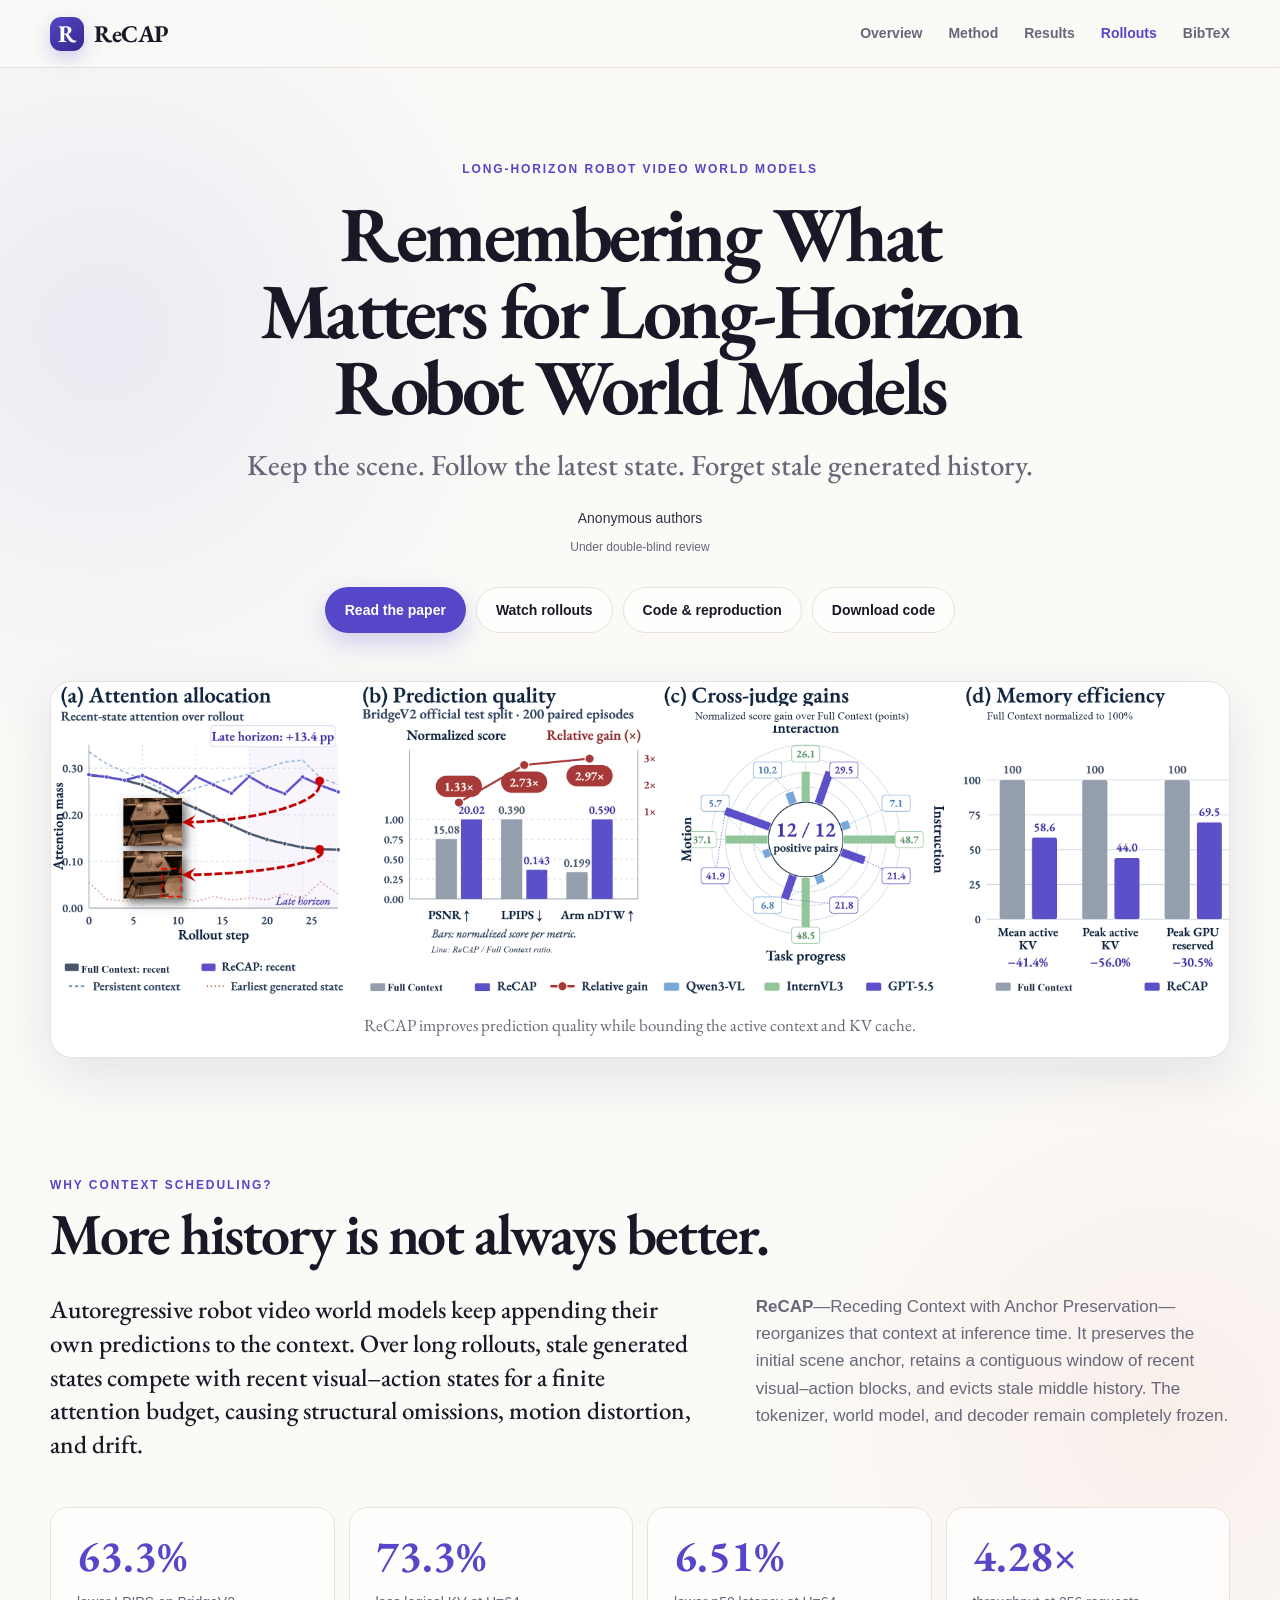
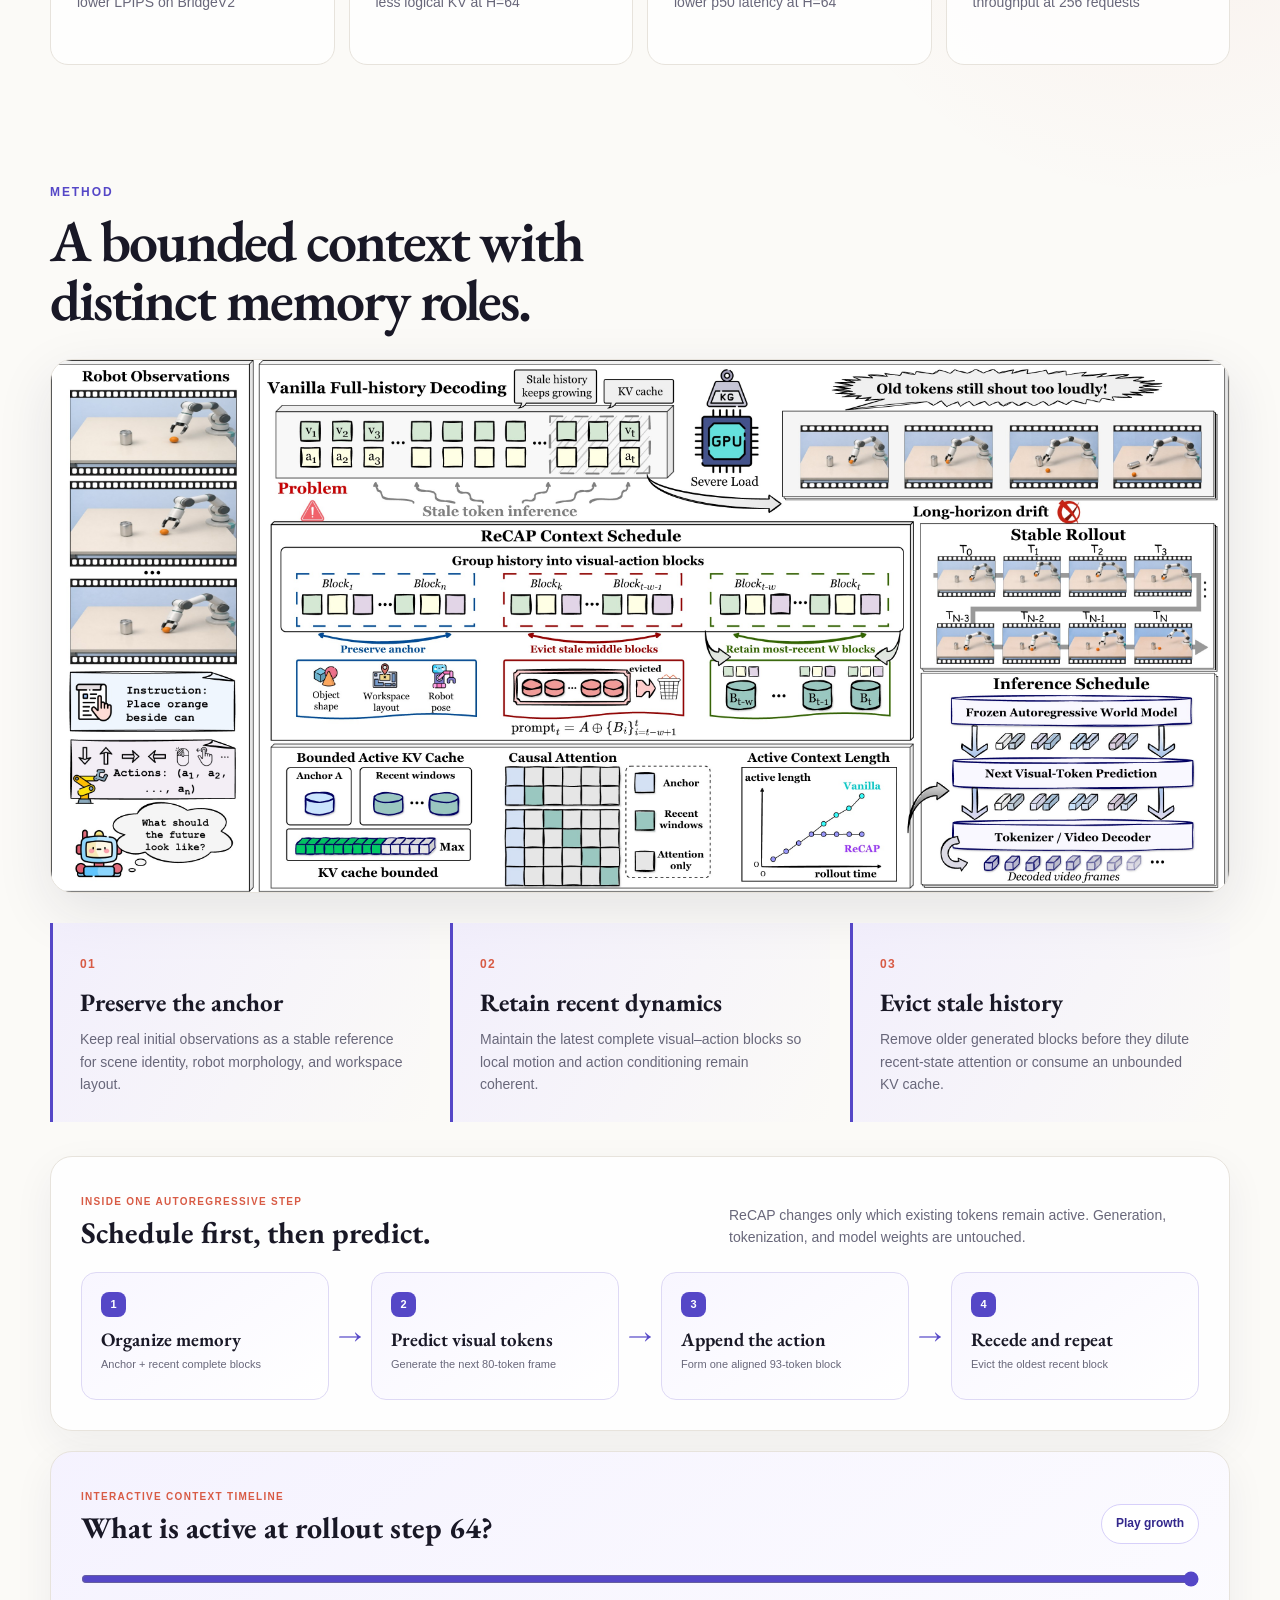
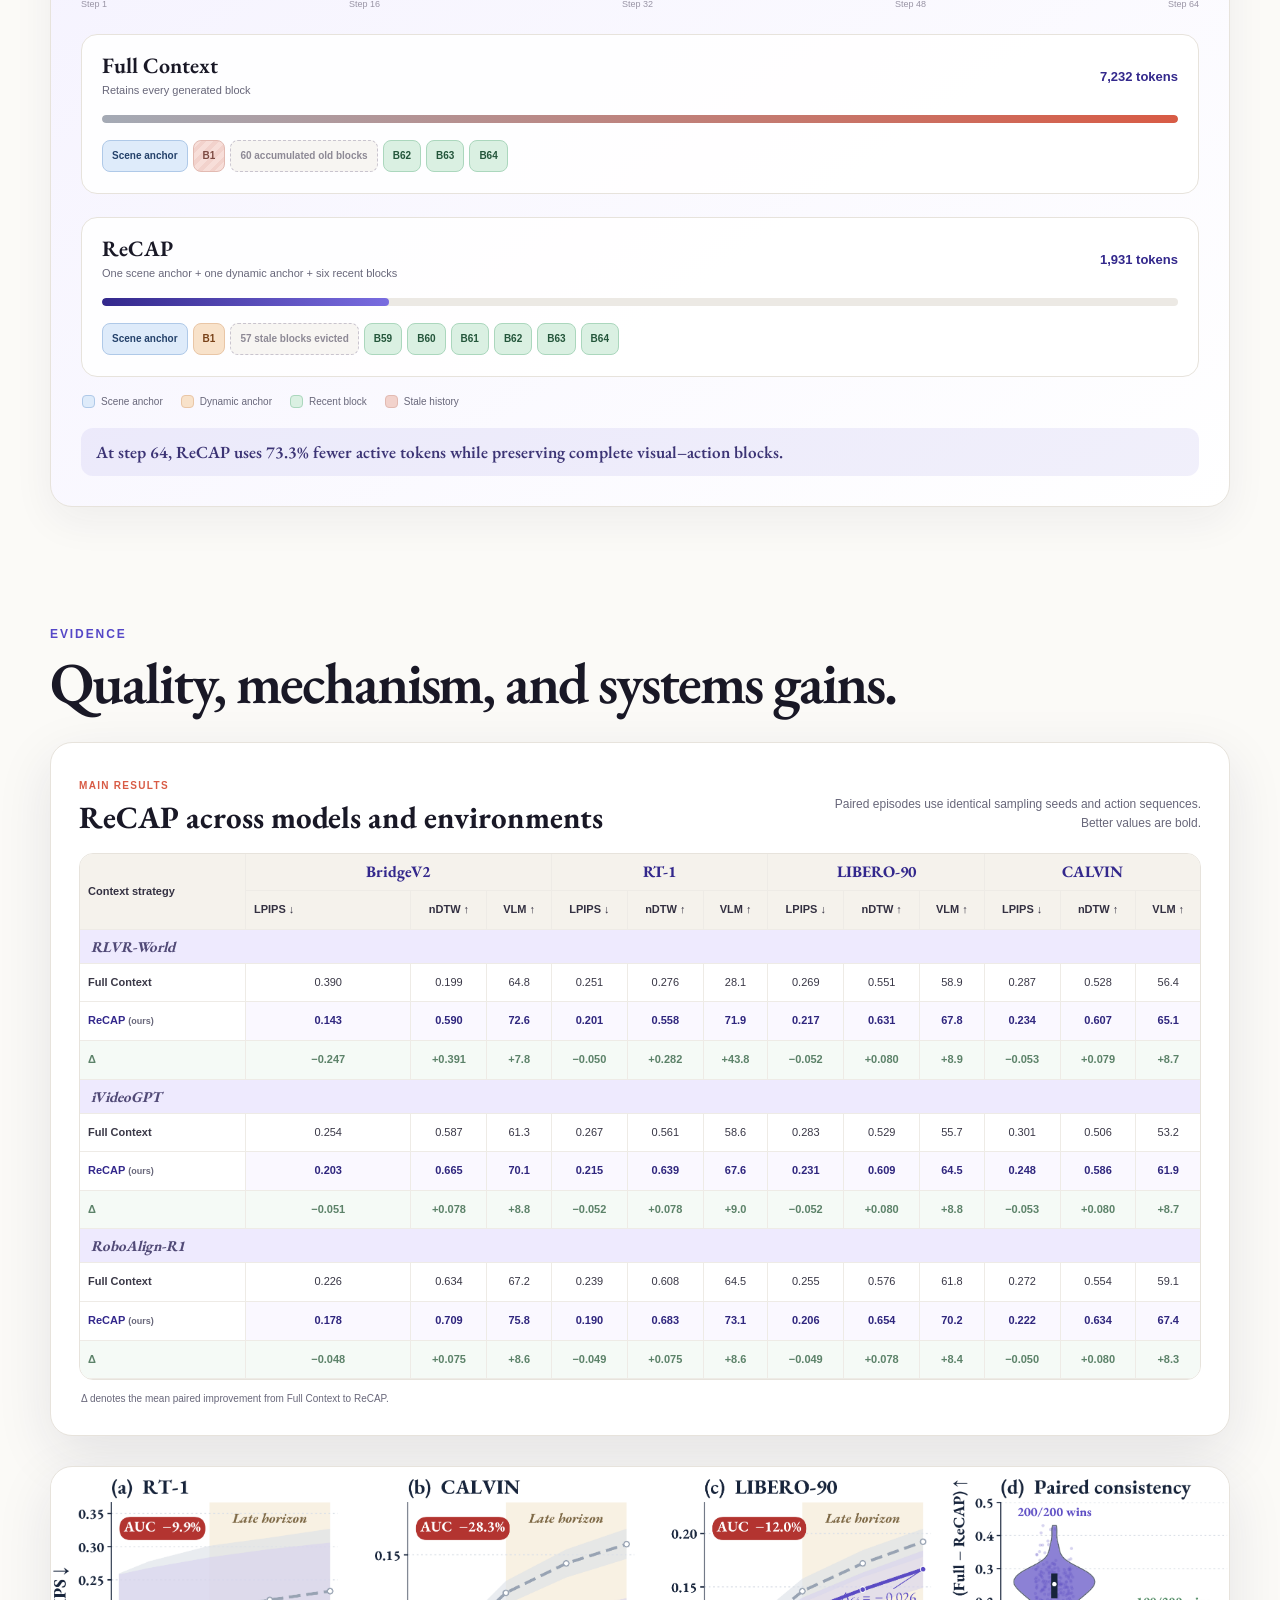
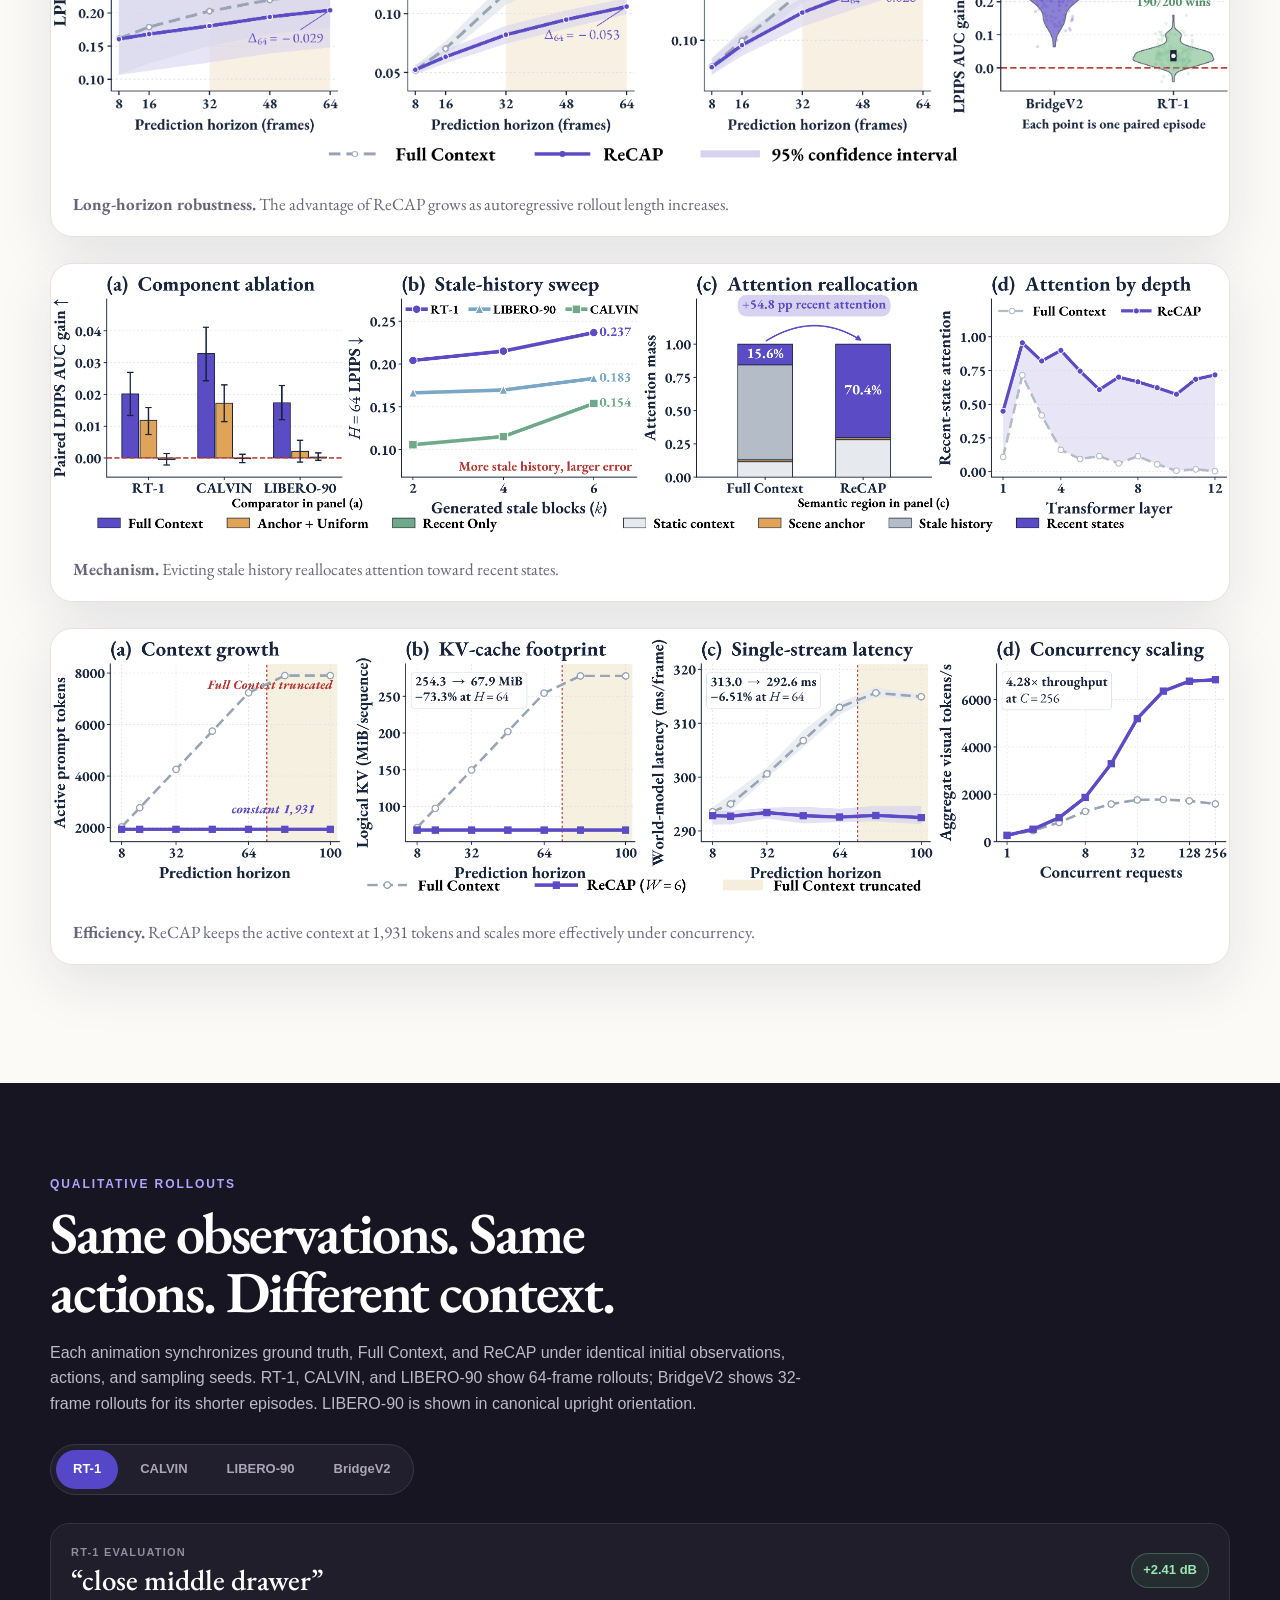
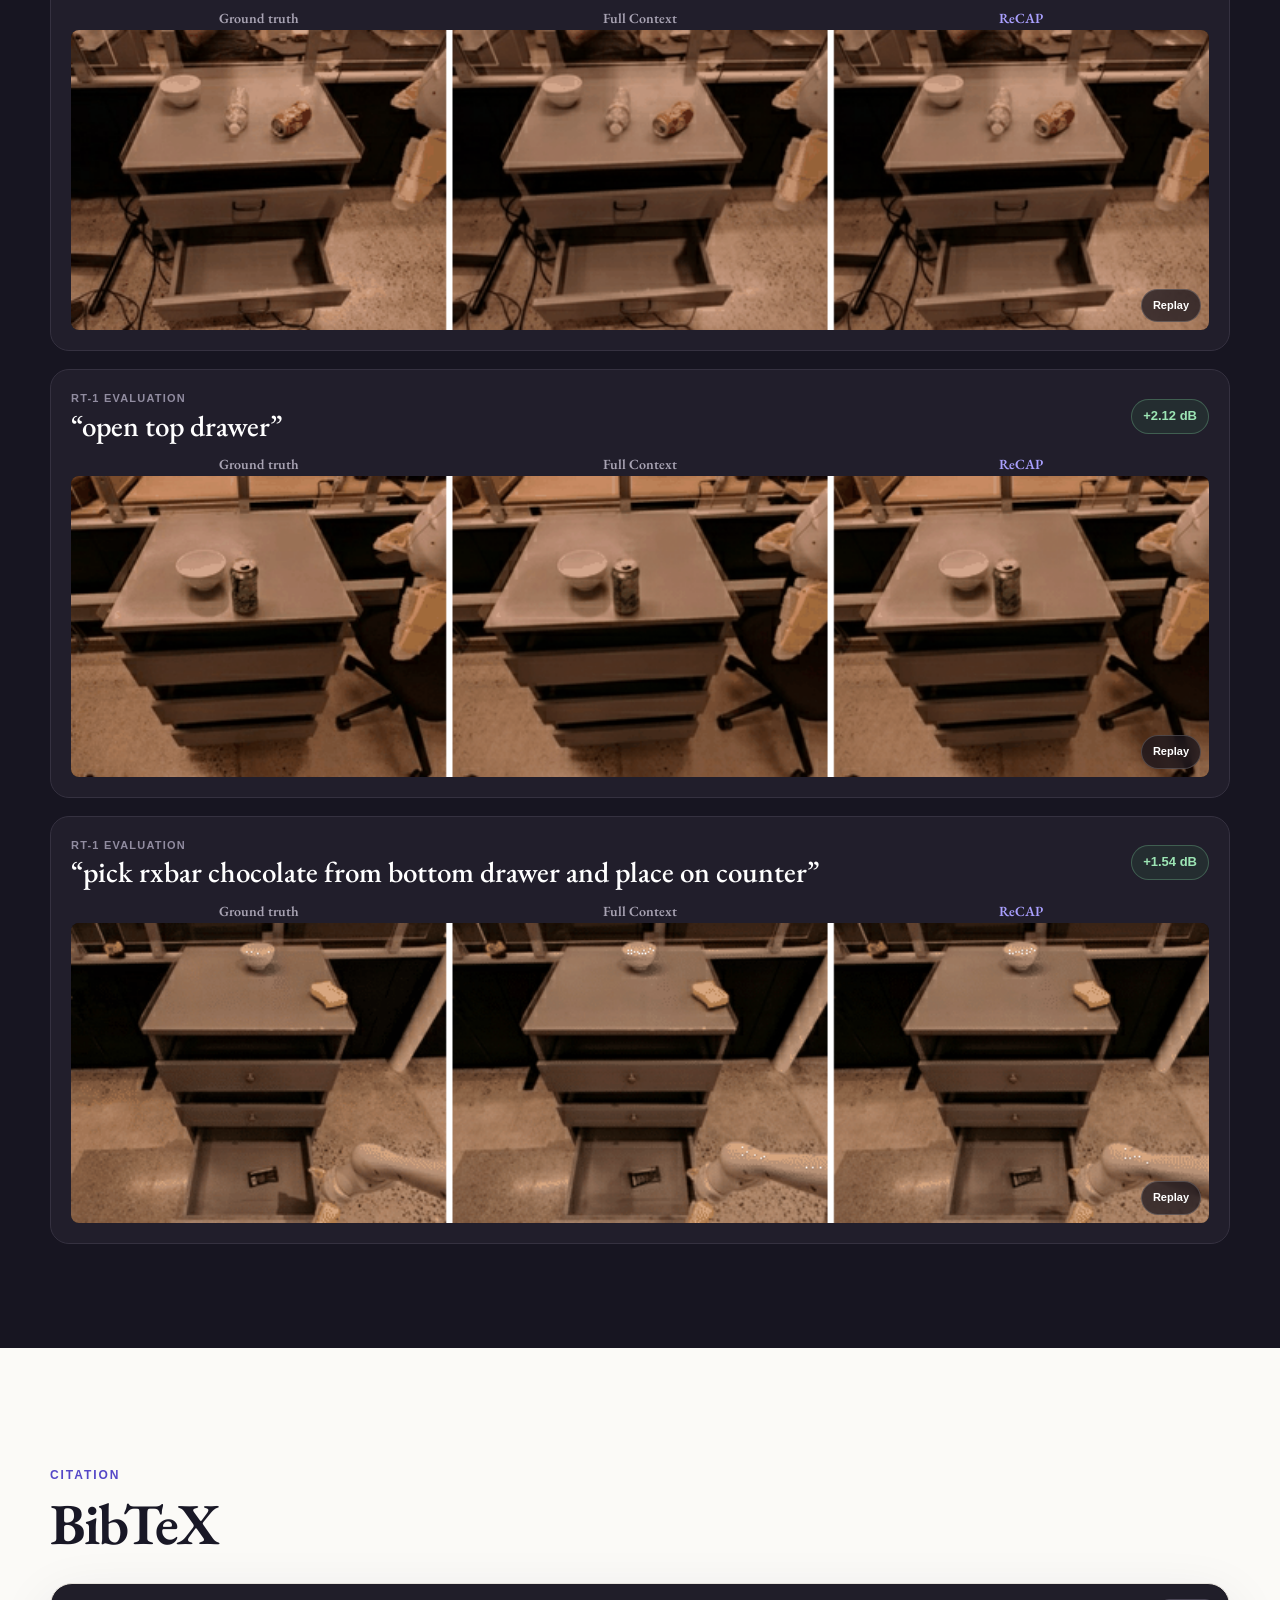
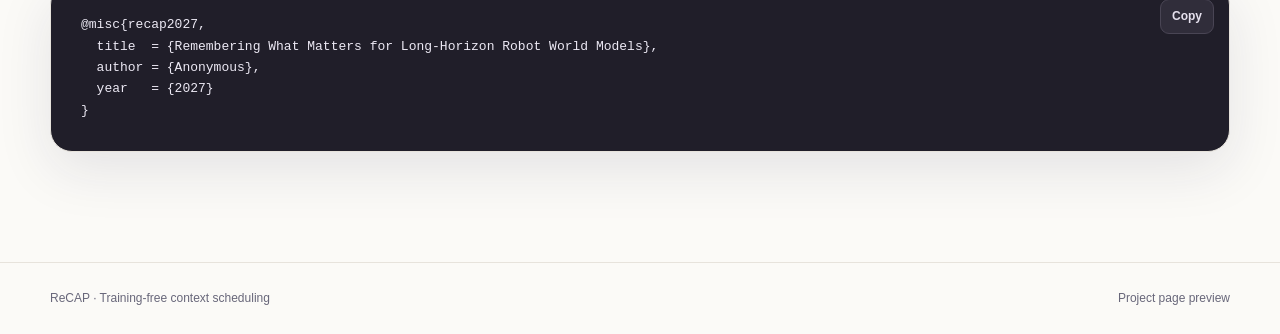
<file: index.html>
<!doctype html>
<html lang="en">
<head>
  <base href="site/">
  <meta charset="utf-8">
  <meta name="viewport" content="width=device-width, initial-scale=1">
  <meta name="description" content="ReCAP is a training-free context scheduler for stable and efficient long-horizon robot video world models.">
  <title>ReCAP — Efficient Context Scheduling for Robot Video World Models</title>
  <link rel="stylesheet" href="styles.css">
</head>
<body>
  <header class="site-header">
    <a class="brand" href="#top" aria-label="ReCAP home">
      <span class="brand-mark">R</span>
      <span>ReCAP</span>
    </a>
    <button class="menu-button" type="button" aria-label="Toggle navigation" aria-expanded="false">Menu</button>
    <nav class="site-nav" aria-label="Primary navigation">
      <a href="#overview">Overview</a>
      <a href="#method">Method</a>
      <a href="#results">Results</a>
      <a href="#rollouts">Rollouts</a>
      <a href="#bibtex">BibTeX</a>
    </nav>
  </header>

  <main id="top">
    <section class="hero section-shell">
      <div class="eyebrow">Long-horizon robot video world models</div>
      <h1>Remembering What Matters for Long-Horizon Robot World Models</h1>
      <p class="hero-deck">
        Keep the scene. Follow the latest state. Forget stale generated history.
      </p>
      <div class="authors">
        <span>Anonymous authors</span>
      </div>
      <p class="author-note">Under double-blind review</p>
      <div class="hero-actions">
        <a class="button button-primary" href="paper.pdf">Read the paper</a>
        <a class="button button-secondary" href="#rollouts">Watch rollouts</a>
        <a class="button button-secondary" href="https://anonymous.4open.science/r/ReCAP-003B/">Code &amp; reproduction</a>
      <a class="button button-secondary" href="downloads/ReCAP-code.zip">Download code</a>
      </div>
      <figure class="hero-figure reveal">
        <img src="assets/teaser.png" alt="Overview of ReCAP gains in attention, prediction quality, VLM judging, and memory efficiency">
        <figcaption>ReCAP improves prediction quality while bounding the active context and KV cache.</figcaption>
      </figure>
    </section>

    <section id="overview" class="paper-section section-shell reveal">
      <div class="section-kicker">Why context scheduling?</div>
      <h2>More history is not always better.</h2>
      <div class="overview-grid">
        <p class="lead">
          Autoregressive robot video world models keep appending their own predictions to the
          context. Over long rollouts, stale generated states compete with recent visual–action
          states for a finite attention budget, causing structural omissions, motion distortion,
          and drift.
        </p>
        <p>
          <strong>ReCAP</strong>—Receding Context with Anchor Preservation—reorganizes that
          context at inference time. It preserves the initial scene anchor, retains a contiguous
          window of recent visual–action blocks, and evicts stale middle history. The tokenizer,
          world model, and decoder remain completely frozen.
        </p>
      </div>
      <div class="metric-grid" aria-label="Key results">
        <article class="metric-card">
          <strong>63.3%</strong>
          <span>lower LPIPS on BridgeV2</span>
        </article>
        <article class="metric-card">
          <strong>73.3%</strong>
          <span>less logical KV at H=64</span>
        </article>
        <article class="metric-card">
          <strong>6.51%</strong>
          <span>lower p50 latency at H=64</span>
        </article>
        <article class="metric-card">
          <strong>4.28×</strong>
          <span>throughput at 256 requests</span>
        </article>
      </div>
    </section>

    <section id="method" class="paper-section section-shell reveal">
      <div class="section-kicker">Method</div>
      <h2>A bounded context with distinct memory roles.</h2>
      <figure class="wide-figure">
        <img src="assets/method.jpg" alt="Diagram comparing full-history decoding with the ReCAP context schedule">
      </figure>
      <div class="method-steps">
        <article>
          <span class="step-number">01</span>
          <h3>Preserve the anchor</h3>
          <p>Keep real initial observations as a stable reference for scene identity, robot morphology, and workspace layout.</p>
        </article>
        <article>
          <span class="step-number">02</span>
          <h3>Retain recent dynamics</h3>
          <p>Maintain the latest complete visual–action blocks so local motion and action conditioning remain coherent.</p>
        </article>
        <article>
          <span class="step-number">03</span>
          <h3>Evict stale history</h3>
          <p>Remove older generated blocks before they dilute recent-state attention or consume an unbounded KV cache.</p>
        </article>
      </div>

      <div class="decode-explainer">
        <div class="explainer-heading">
          <div>
            <span class="mini-kicker">Inside one autoregressive step</span>
            <h3>Schedule first, then predict.</h3>
          </div>
          <p>ReCAP changes only which existing tokens remain active. Generation, tokenization, and model weights are untouched.</p>
        </div>
        <div class="principle-flow" aria-label="ReCAP inference flow">
          <article class="flow-card">
            <span>1</span>
            <strong>Organize memory</strong>
            <small>Anchor + recent complete blocks</small>
          </article>
          <div class="flow-arrow" aria-hidden="true">→</div>
          <article class="flow-card">
            <span>2</span>
            <strong>Predict visual tokens</strong>
            <small>Generate the next 80-token frame</small>
          </article>
          <div class="flow-arrow" aria-hidden="true">→</div>
          <article class="flow-card">
            <span>3</span>
            <strong>Append the action</strong>
            <small>Form one aligned 93-token block</small>
          </article>
          <div class="flow-arrow" aria-hidden="true">→</div>
          <article class="flow-card">
            <span>4</span>
            <strong>Recede and repeat</strong>
            <small>Evict the oldest recent block</small>
          </article>
        </div>
      </div>

      <div class="context-demo">
        <div class="demo-header">
          <div>
            <span class="mini-kicker">Interactive context timeline</span>
            <h3>What is active at rollout step <output id="step-output" for="step-slider">64</output>?</h3>
          </div>
          <button class="play-context" type="button" data-play-context>Play growth</button>
        </div>
        <input id="step-slider" class="step-slider" type="range" min="1" max="64" value="64" aria-label="Rollout step">
        <div class="timeline-scale" aria-hidden="true"><span>Step 1</span><span>Step 16</span><span>Step 32</span><span>Step 48</span><span>Step 64</span></div>

        <article class="context-row full-row">
          <div class="context-row-heading">
            <div><strong>Full Context</strong><span>Retains every generated block</span></div>
            <output id="full-token-count">7,232 tokens</output>
          </div>
          <div class="context-meter"><span id="full-meter"></span></div>
          <div class="block-strip" id="full-blocks" aria-label="Full Context active blocks"></div>
        </article>

        <article class="context-row recap-row">
          <div class="context-row-heading">
            <div><strong>ReCAP</strong><span>One scene anchor + one dynamic anchor + six recent blocks</span></div>
            <output id="recap-token-count">1,931 tokens</output>
          </div>
          <div class="context-meter"><span id="recap-meter"></span></div>
          <div class="block-strip" id="recap-blocks" aria-label="ReCAP active blocks"></div>
        </article>

        <div class="block-legend">
          <span><i class="anchor-swatch"></i>Scene anchor</span>
          <span><i class="dynamic-swatch"></i>Dynamic anchor</span>
          <span><i class="recent-swatch"></i>Recent block</span>
          <span><i class="stale-swatch"></i>Stale history</span>
        </div>
        <p class="demo-takeaway" id="demo-takeaway">
          At step 64, ReCAP uses 73.3% fewer active tokens while preserving complete visual–action blocks.
        </p>
      </div>
    </section>

    <section id="results" class="paper-section section-shell reveal">
      <div class="section-kicker">Evidence</div>
      <h2>Quality, mechanism, and systems gains.</h2>
      <div class="benchmark-card">
        <div class="benchmark-heading">
          <div>
            <span class="mini-kicker">Main results</span>
            <h3>ReCAP across models and environments</h3>
          </div>
          <p>Paired episodes use identical sampling seeds and action sequences. Better values are bold.</p>
        </div>
        <div class="table-scroll" role="region" aria-label="Main benchmark results" tabindex="0">
          <table class="benchmark-table">
            <thead>
              <tr>
                <th rowspan="2">Context strategy</th>
                <th colspan="3">BridgeV2</th>
                <th colspan="3">RT-1</th>
                <th colspan="3">LIBERO-90</th>
                <th colspan="3">CALVIN</th>
              </tr>
              <tr>
                <th>LPIPS ↓</th><th>nDTW ↑</th><th>VLM ↑</th>
                <th>LPIPS ↓</th><th>nDTW ↑</th><th>VLM ↑</th>
                <th>LPIPS ↓</th><th>nDTW ↑</th><th>VLM ↑</th>
                <th>LPIPS ↓</th><th>nDTW ↑</th><th>VLM ↑</th>
              </tr>
            </thead>
            <tbody>
              <tr class="backbone-row"><th colspan="13">RLVR-World</th></tr>
              <tr>
                <th>Full Context</th>
                <td>0.390</td><td>0.199</td><td>64.8</td>
                <td>0.251</td><td>0.276</td><td>28.1</td>
                <td>0.269</td><td>0.551</td><td>58.9</td>
                <td>0.287</td><td>0.528</td><td>56.4</td>
              </tr>
              <tr class="ours-row">
                <th>ReCAP <span>(ours)</span></th>
                <td><strong>0.143</strong></td><td><strong>0.590</strong></td><td><strong>72.6</strong></td>
                <td><strong>0.201</strong></td><td><strong>0.558</strong></td><td><strong>71.9</strong></td>
                <td><strong>0.217</strong></td><td><strong>0.631</strong></td><td><strong>67.8</strong></td>
                <td><strong>0.234</strong></td><td><strong>0.607</strong></td><td><strong>65.1</strong></td>
              </tr>
              <tr class="delta-row">
                <th>Δ</th>
                <td>−0.247</td><td>+0.391</td><td>+7.8</td>
                <td>−0.050</td><td>+0.282</td><td>+43.8</td>
                <td>−0.052</td><td>+0.080</td><td>+8.9</td>
                <td>−0.053</td><td>+0.079</td><td>+8.7</td>
              </tr>

              <tr class="backbone-row"><th colspan="13">iVideoGPT</th></tr>
              <tr>
                <th>Full Context</th>
                <td>0.254</td><td>0.587</td><td>61.3</td>
                <td>0.267</td><td>0.561</td><td>58.6</td>
                <td>0.283</td><td>0.529</td><td>55.7</td>
                <td>0.301</td><td>0.506</td><td>53.2</td>
              </tr>
              <tr class="ours-row">
                <th>ReCAP <span>(ours)</span></th>
                <td><strong>0.203</strong></td><td><strong>0.665</strong></td><td><strong>70.1</strong></td>
                <td><strong>0.215</strong></td><td><strong>0.639</strong></td><td><strong>67.6</strong></td>
                <td><strong>0.231</strong></td><td><strong>0.609</strong></td><td><strong>64.5</strong></td>
                <td><strong>0.248</strong></td><td><strong>0.586</strong></td><td><strong>61.9</strong></td>
              </tr>
              <tr class="delta-row">
                <th>Δ</th>
                <td>−0.051</td><td>+0.078</td><td>+8.8</td>
                <td>−0.052</td><td>+0.078</td><td>+9.0</td>
                <td>−0.052</td><td>+0.080</td><td>+8.8</td>
                <td>−0.053</td><td>+0.080</td><td>+8.7</td>
              </tr>

              <tr class="backbone-row"><th colspan="13">RoboAlign-R1</th></tr>
              <tr>
                <th>Full Context</th>
                <td>0.226</td><td>0.634</td><td>67.2</td>
                <td>0.239</td><td>0.608</td><td>64.5</td>
                <td>0.255</td><td>0.576</td><td>61.8</td>
                <td>0.272</td><td>0.554</td><td>59.1</td>
              </tr>
              <tr class="ours-row">
                <th>ReCAP <span>(ours)</span></th>
                <td><strong>0.178</strong></td><td><strong>0.709</strong></td><td><strong>75.8</strong></td>
                <td><strong>0.190</strong></td><td><strong>0.683</strong></td><td><strong>73.1</strong></td>
                <td><strong>0.206</strong></td><td><strong>0.654</strong></td><td><strong>70.2</strong></td>
                <td><strong>0.222</strong></td><td><strong>0.634</strong></td><td><strong>67.4</strong></td>
              </tr>
              <tr class="delta-row">
                <th>Δ</th>
                <td>−0.048</td><td>+0.075</td><td>+8.6</td>
                <td>−0.049</td><td>+0.075</td><td>+8.6</td>
                <td>−0.049</td><td>+0.078</td><td>+8.4</td>
                <td>−0.050</td><td>+0.080</td><td>+8.3</td>
              </tr>
            </tbody>
          </table>
        </div>
        <p class="table-note">Δ denotes the mean paired improvement from Full Context to ReCAP.</p>
      </div>
      <div class="result-stack">
        <figure class="result-figure">
          <img src="assets/long-horizon.png" alt="Long-horizon prediction quality across RT-1, CALVIN, and LIBERO-90">
          <figcaption><strong>Long-horizon robustness.</strong> The advantage of ReCAP grows as autoregressive rollout length increases.</figcaption>
        </figure>
        <figure class="result-figure">
          <img src="assets/mechanism.png" alt="Component ablation, stale-history intervention, and attention analysis">
          <figcaption><strong>Mechanism.</strong> Evicting stale history reallocates attention toward recent states.</figcaption>
        </figure>
        <figure class="result-figure">
          <img src="assets/efficiency.png" alt="Prompt length, KV memory, latency, and concurrency scaling">
          <figcaption><strong>Efficiency.</strong> ReCAP keeps the active context at 1,931 tokens and scales more effectively under concurrency.</figcaption>
        </figure>
      </div>
    </section>

    <section id="rollouts" class="paper-section rollout-section reveal">
      <div class="section-shell">
        <div class="section-kicker">Qualitative rollouts</div>
        <h2>Same observations. Same actions. Different context.</h2>
        <p class="section-intro">
          Each animation synchronizes ground truth, Full Context, and ReCAP under identical
          initial observations, actions, and sampling seeds. RT-1, CALVIN, and LIBERO-90
          show 64-frame rollouts; BridgeV2 shows 32-frame rollouts for its shorter episodes.
          LIBERO-90 is shown in canonical upright orientation.
        </p>
        <div class="tabs" role="tablist" aria-label="Rollout dataset">
          <button class="tab is-active" role="tab" aria-selected="true" data-tab="rt1">RT-1</button>
          <button class="tab" role="tab" aria-selected="false" data-tab="calvin">CALVIN</button>
          <button class="tab" role="tab" aria-selected="false" data-tab="libero">LIBERO-90</button>
          <button class="tab" role="tab" aria-selected="false" data-tab="bridge">BridgeV2</button>
        </div>

        <div class="tab-panel is-active" data-panel="rt1">
          <div class="case-grid">
            <article class="case-card">
              <div class="case-copy"><span class="split">RT-1 evaluation</span><h3>“close middle drawer”</h3><span class="gain">+2.41 dB</span></div>
              <div class="triptych-labels"><span>Ground truth</span><span>Full Context</span><span>ReCAP</span></div>
              <img src="assets/gifs/rt1-1.gif" alt="Animated RT-1 comparison for close middle drawer">
              <button class="replay" type="button" data-replay>Replay</button>
            </article>
            <article class="case-card">
              <div class="case-copy"><span class="split">RT-1 evaluation</span><h3>“open top drawer”</h3><span class="gain">+2.12 dB</span></div>
              <div class="triptych-labels"><span>Ground truth</span><span>Full Context</span><span>ReCAP</span></div>
              <img src="assets/gifs/rt1-2.gif" alt="Animated RT-1 comparison for open top drawer">
              <button class="replay" type="button" data-replay>Replay</button>
            </article>
            <article class="case-card">
              <div class="case-copy"><span class="split">RT-1 evaluation</span><h3>“pick rxbar chocolate from bottom drawer and place on counter”</h3><span class="gain">+1.54 dB</span></div>
              <div class="triptych-labels"><span>Ground truth</span><span>Full Context</span><span>ReCAP</span></div>
              <img src="assets/gifs/rt1-3.gif" alt="Animated RT-1 comparison for picking chocolate from a drawer">
              <button class="replay" type="button" data-replay>Replay</button>
            </article>
          </div>
        </div>

        <div class="tab-panel" data-panel="calvin">
          <div class="case-grid">
            <article class="case-card">
              <div class="case-copy"><span class="split">CALVIN validation</span><h3>“go slide the pink block to the left”</h3><span class="gain">+5.23 dB</span></div>
              <div class="triptych-labels"><span>Ground truth</span><span>Full Context</span><span>ReCAP</span></div>
              <img src="assets/gifs/calvin-1.gif" alt="Animated CALVIN comparison for sliding the pink block">
              <button class="replay" type="button" data-replay>Replay</button>
            </article>
            <article class="case-card">
              <div class="case-copy"><span class="split">CALVIN validation</span><h3>“grasp the handle of the drawer, then close it”</h3><span class="gain">+4.75 dB</span></div>
              <div class="triptych-labels"><span>Ground truth</span><span>Full Context</span><span>ReCAP</span></div>
              <img src="assets/gifs/calvin-2.gif" alt="Animated CALVIN comparison for closing the drawer">
              <button class="replay" type="button" data-replay>Replay</button>
            </article>
            <article class="case-card">
              <div class="case-copy"><span class="split">CALVIN validation</span><h3>“go towards the red block in the drawer and grasp it”</h3><span class="gain">+4.61 dB</span></div>
              <div class="triptych-labels"><span>Ground truth</span><span>Full Context</span><span>ReCAP</span></div>
              <img src="assets/gifs/calvin-3.gif" alt="Animated CALVIN comparison for grasping the red block">
              <button class="replay" type="button" data-replay>Replay</button>
            </article>
          </div>
        </div>

        <div class="tab-panel" data-panel="libero">
          <div class="case-grid">
            <article class="case-card">
              <div class="case-copy"><span class="split">LIBERO-90 held-out task</span><h3>“pick up the alphabet soup and put it in the basket”</h3><span class="gain">+6.04 dB</span></div>
              <div class="triptych-labels"><span>Ground truth</span><span>Full Context</span><span>ReCAP</span></div>
              <img src="assets/gifs/libero-1.gif" alt="Animated LIBERO comparison for putting alphabet soup in a basket">
              <button class="replay" type="button" data-replay>Replay</button>
            </article>
            <article class="case-card">
              <div class="case-copy"><span class="split">LIBERO-90 held-out task</span><h3>“pick up the book and place it in the right compartment of the caddy”</h3><span class="gain">+3.92 dB</span></div>
              <div class="triptych-labels"><span>Ground truth</span><span>Full Context</span><span>ReCAP</span></div>
              <img src="assets/gifs/libero-2.gif" alt="Animated LIBERO comparison for placing a book in a caddy">
              <button class="replay" type="button" data-replay>Replay</button>
            </article>
            <article class="case-card">
              <div class="case-copy"><span class="split">LIBERO-90 held-out task</span><h3>“put the chocolate pudding to the right of the plate”</h3><span class="gain">+2.61 dB</span></div>
              <div class="triptych-labels"><span>Ground truth</span><span>Full Context</span><span>ReCAP</span></div>
              <img src="assets/gifs/libero-3.gif" alt="Animated LIBERO comparison for moving chocolate pudding">
              <button class="replay" type="button" data-replay>Replay</button>
            </article>
          </div>
        </div>
        <div class="tab-panel" data-panel="bridge">
          <p class="section-intro">Three high-gain examples selected from 24 validation candidates. Each rollout observes one frame and predicts the next 32. Badges show mean PSNR improvement across all 32 predictions; task descriptions label the episodes.</p>
          <div class="case-grid">
            <article class="case-card">
              <div class="case-copy"><span class="split">BridgeV2 validation · 32 frames</span><h3>“Place the pot on top of the towel.”</h3><span class="gain" title="Mean PSNR improvement over all 32 predicted frames">+0.78 dB</span></div>
              <div class="triptych-labels"><span>Ground truth</span><span>Full Context</span><span>ReCAP</span></div>
              <img src="assets/gifs/bridge-1.gif" width="728" height="192" loading="lazy" alt="Animated BridgeV2 comparison: Place the pot on top of the towel.">
              <button class="replay" type="button" data-replay>Replay</button>
            </article>
            <article class="case-card">
              <div class="case-copy"><span class="split">BridgeV2 validation · 32 frames</span><h3>“put the broccoli next to the bowl”</h3><span class="gain" title="Mean PSNR improvement over all 32 predicted frames">+4.02 dB</span></div>
              <div class="triptych-labels"><span>Ground truth</span><span>Full Context</span><span>ReCAP</span></div>
              <img src="assets/gifs/bridge-2.gif" width="728" height="192" loading="lazy" alt="Animated BridgeV2 comparison: put the broccoli next to the bowl">
              <button class="replay" type="button" data-replay>Replay</button>
            </article>
            <article class="case-card">
              <div class="case-copy"><span class="split">BridgeV2 validation · 32 frames</span><h3>“Move the spatula to corner of the table.”</h3><span class="gain" title="Mean PSNR improvement over all 32 predicted frames">+2.30 dB</span></div>
              <div class="triptych-labels"><span>Ground truth</span><span>Full Context</span><span>ReCAP</span></div>
              <img src="assets/gifs/bridge-3.gif" width="728" height="192" loading="lazy" alt="Animated BridgeV2 comparison: Move the spatula to corner of the table.">
              <button class="replay" type="button" data-replay>Replay</button>
            </article>
          </div>
        </div>
      </div>
    </section>

    <section id="bibtex" class="paper-section section-shell reveal">
      <div class="section-kicker">Citation</div>
      <h2>BibTeX</h2>
      <div class="bibtex-wrap">
        <pre id="bibtex-code">@misc{recap2027,
  title  = {Remembering What Matters for Long-Horizon Robot World Models},
  author = {Anonymous},
  year   = {2027}
}</pre>
        <button class="copy-button" type="button" data-copy>Copy</button>
      </div>
    </section>
  </main>

  <footer>
    <div class="section-shell footer-inner">
      <span>ReCAP · Training-free context scheduling</span>
      <span>Project page preview</span>
    </div>
  </footer>
  <script src="script.js"></script>
</body>
</html>
</file>
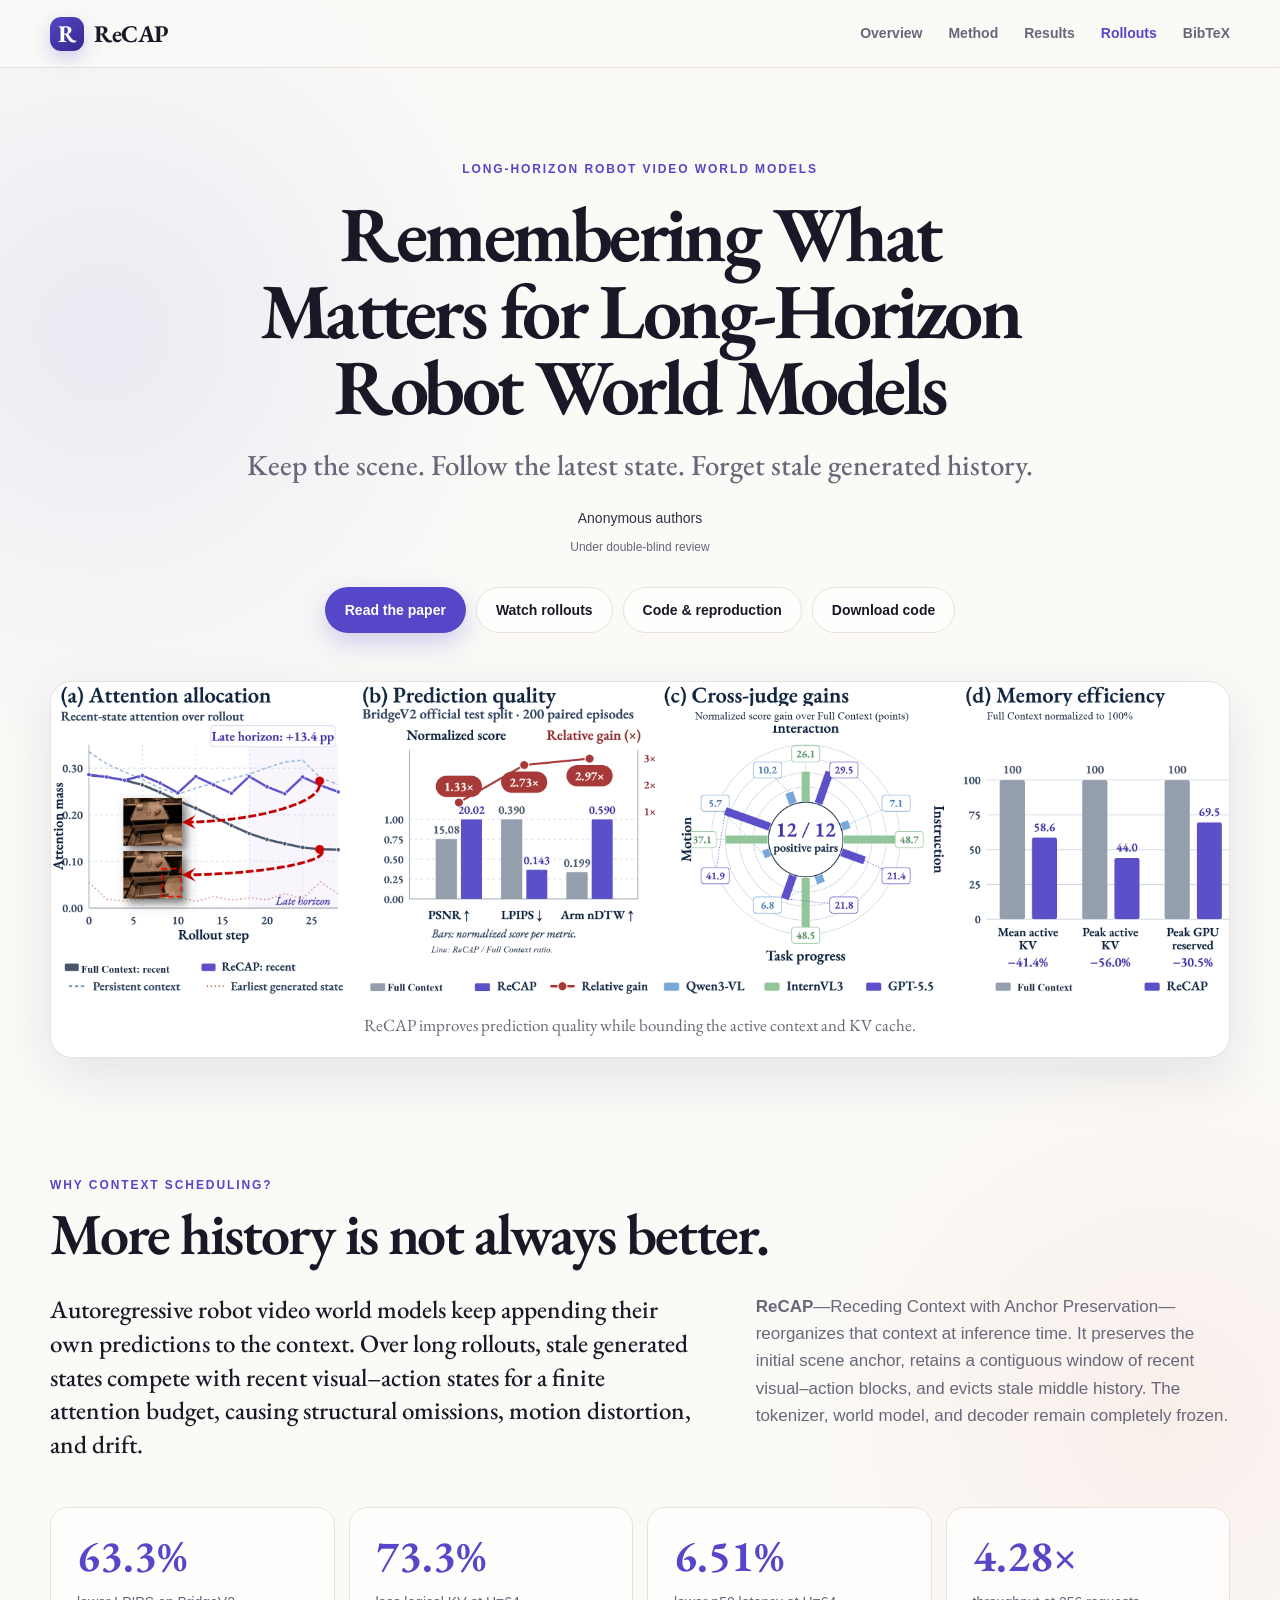
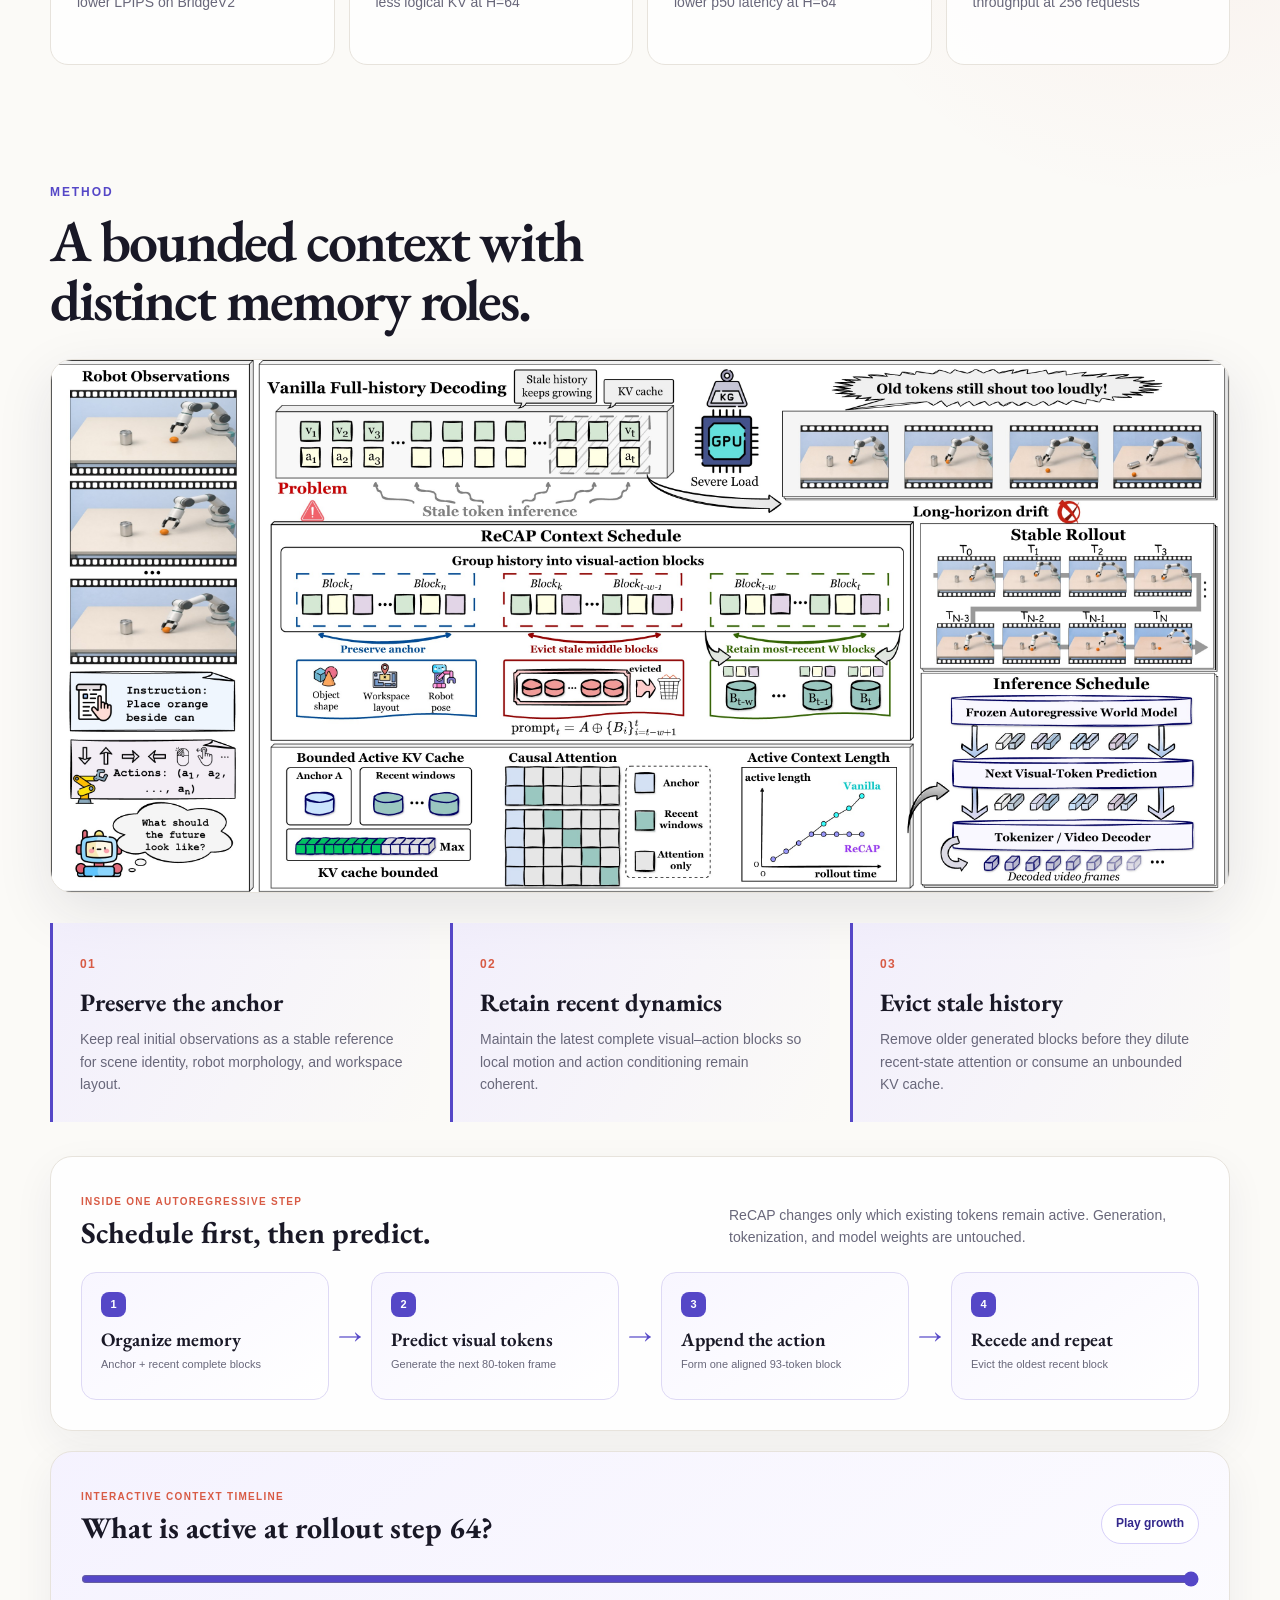
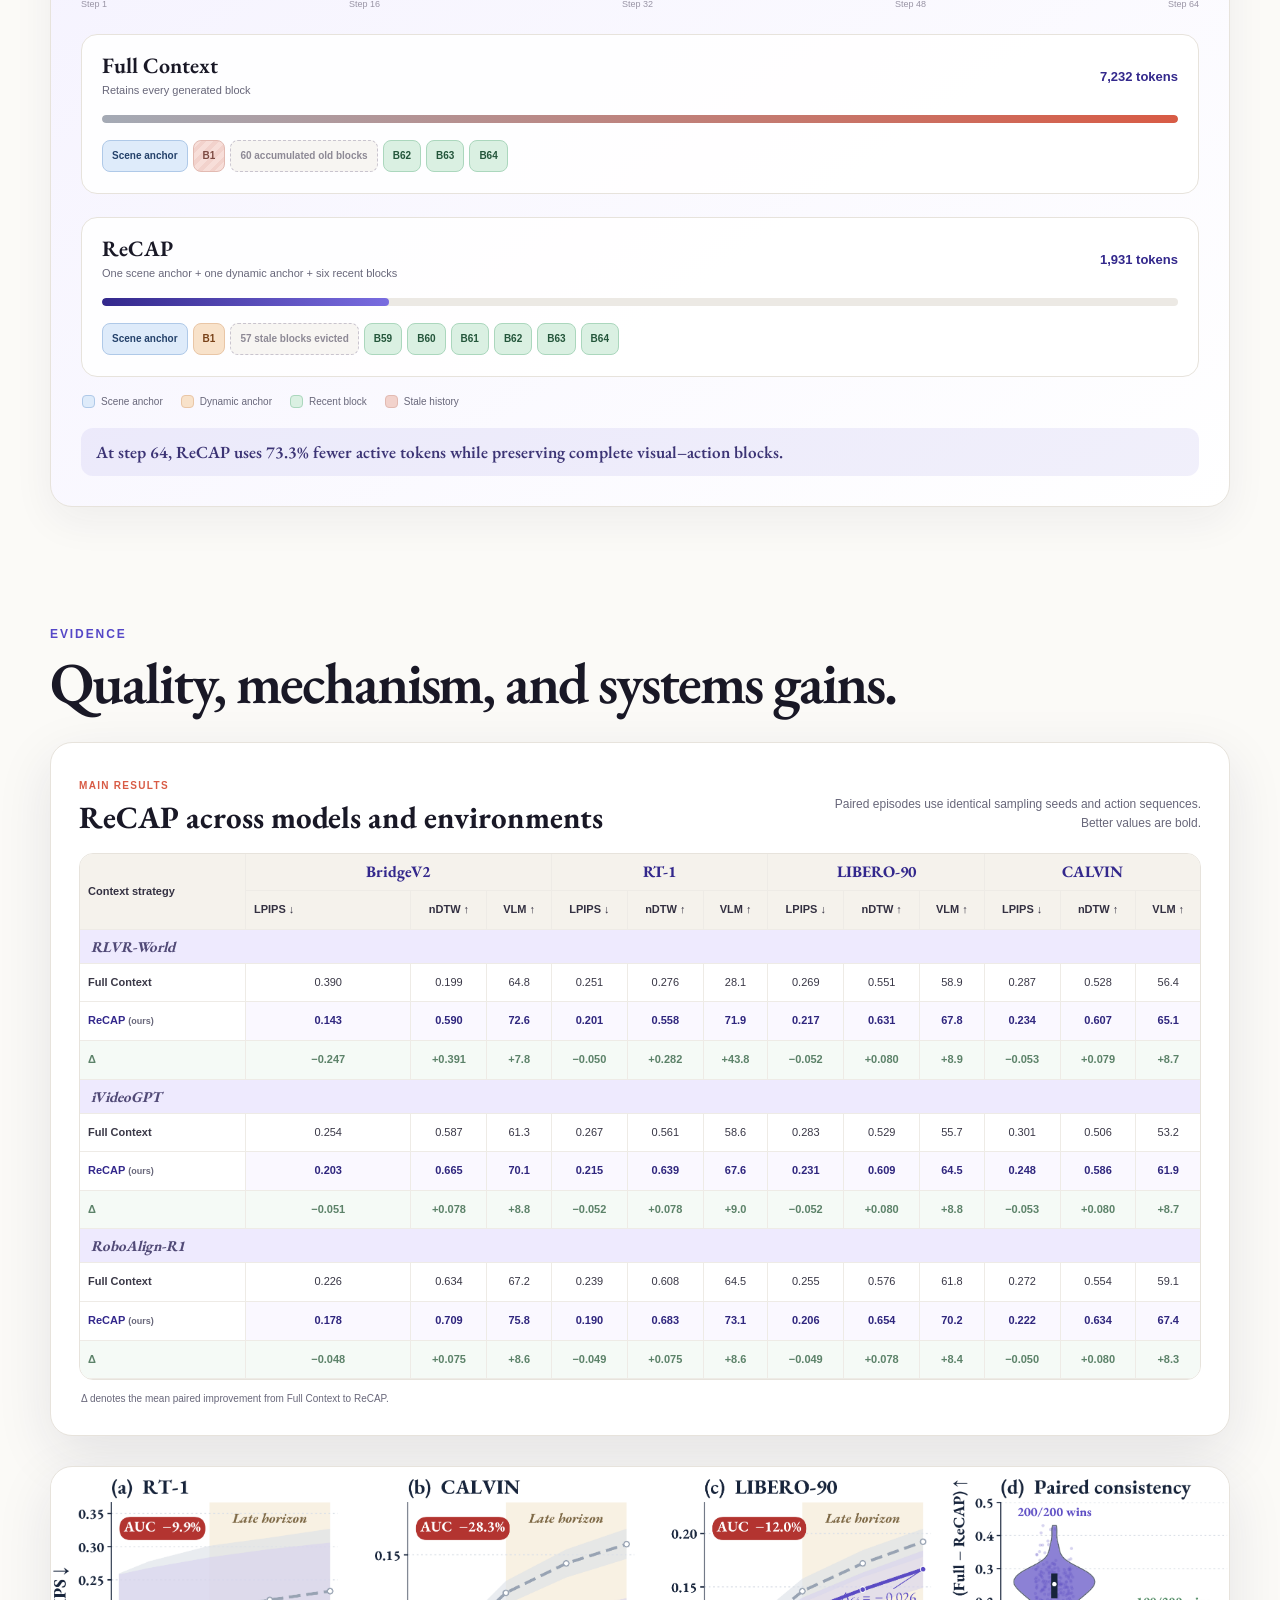
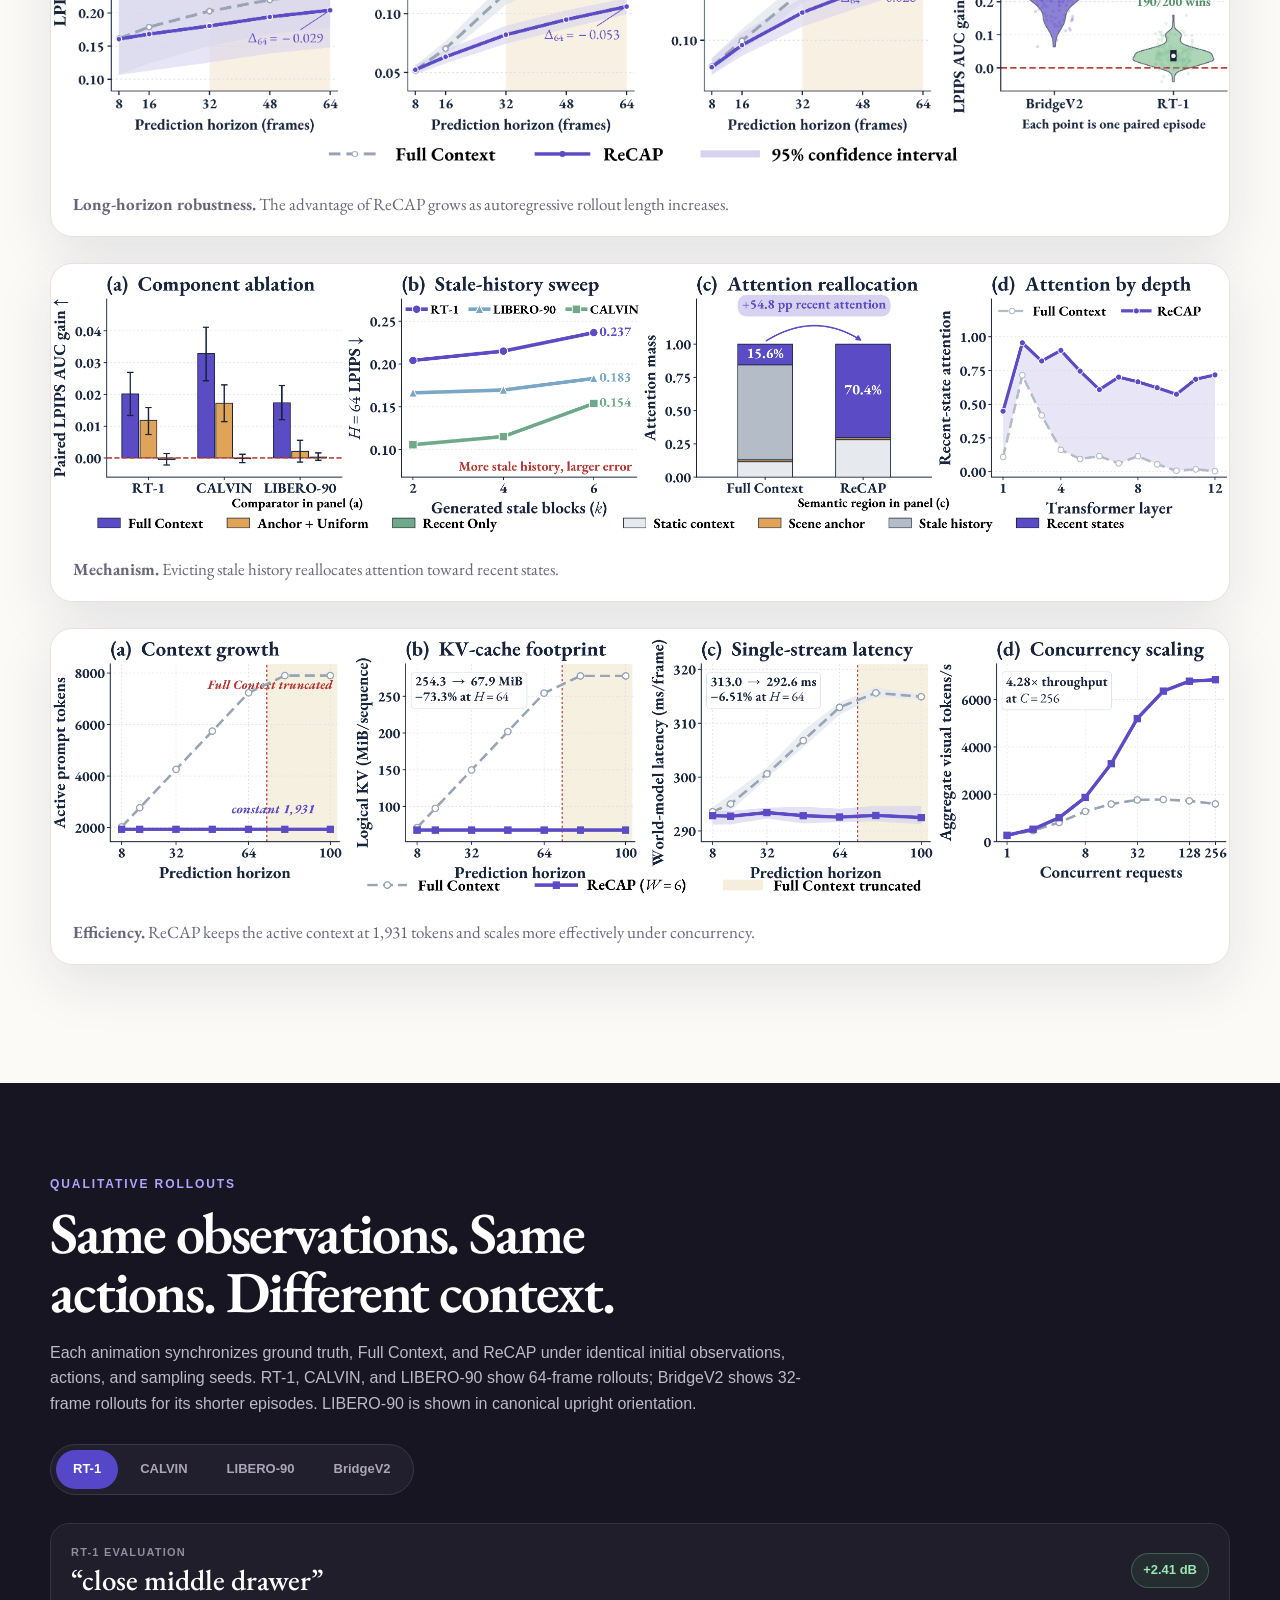
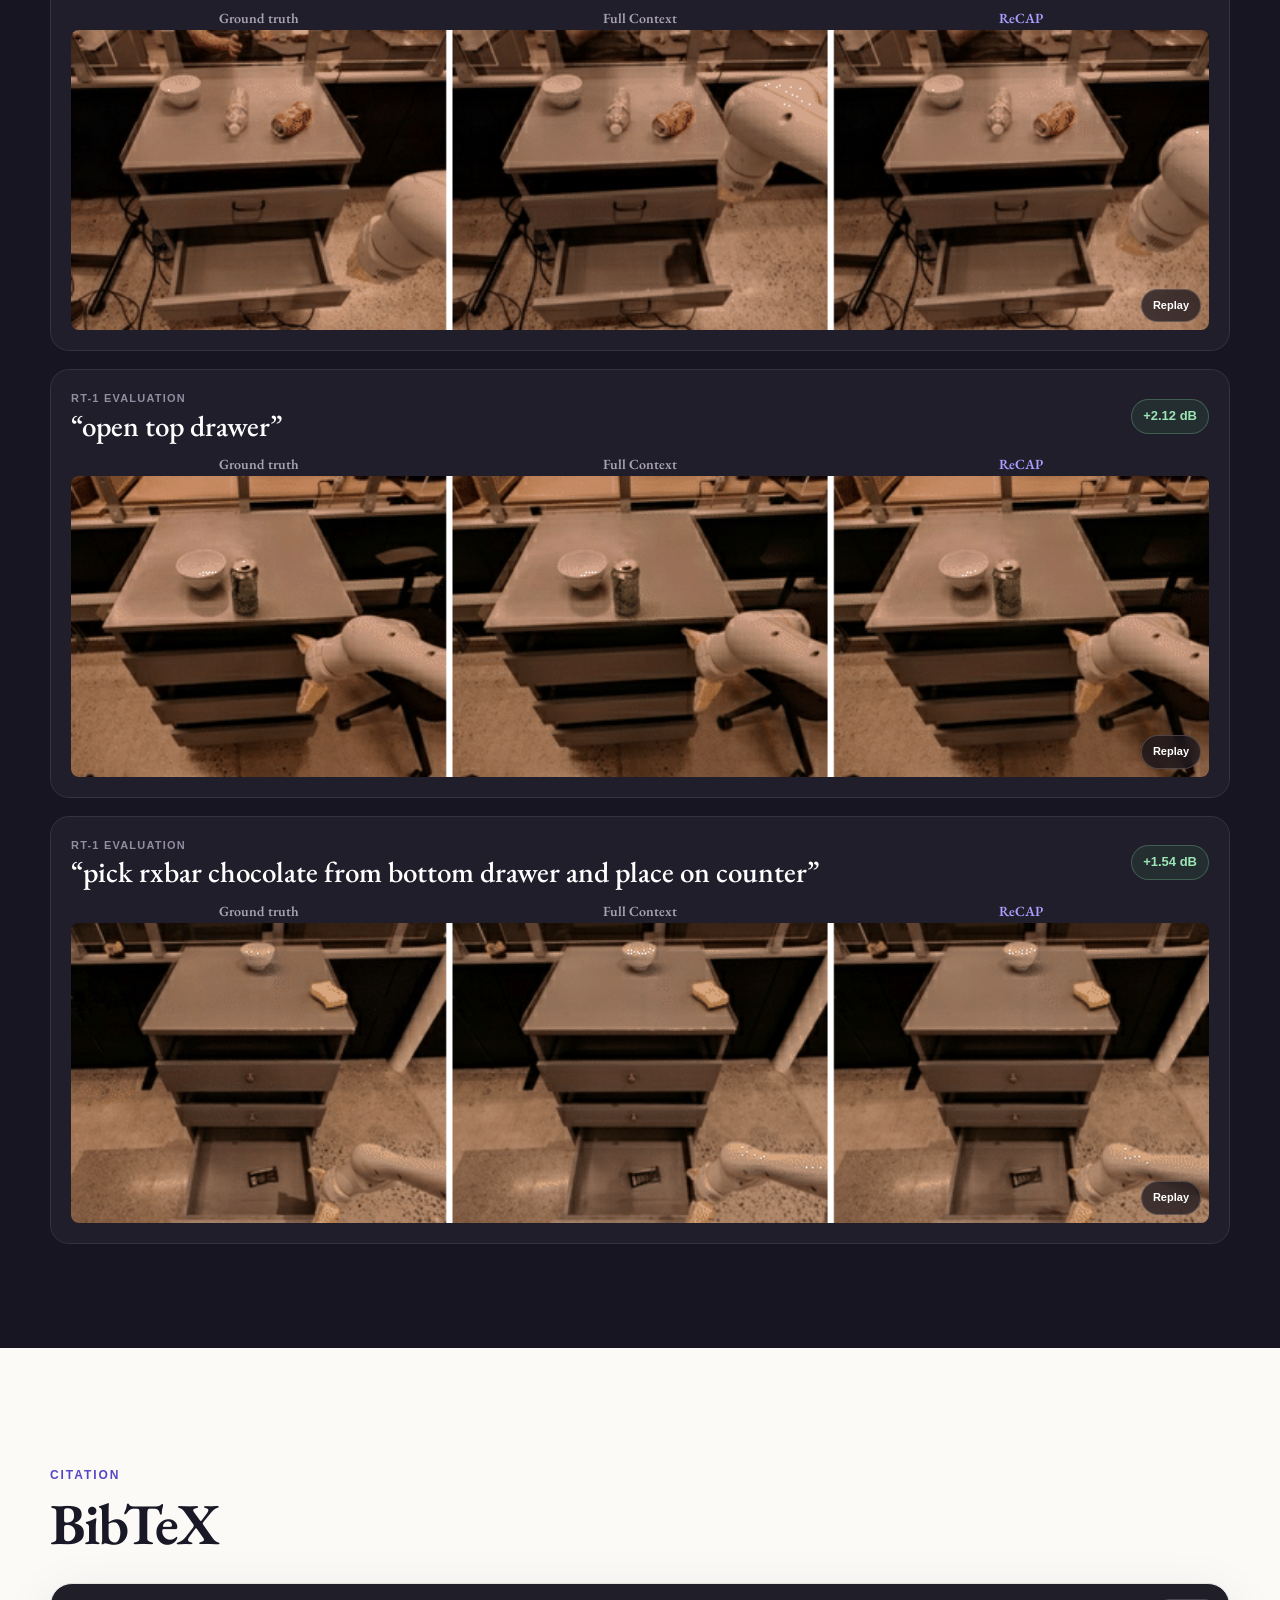
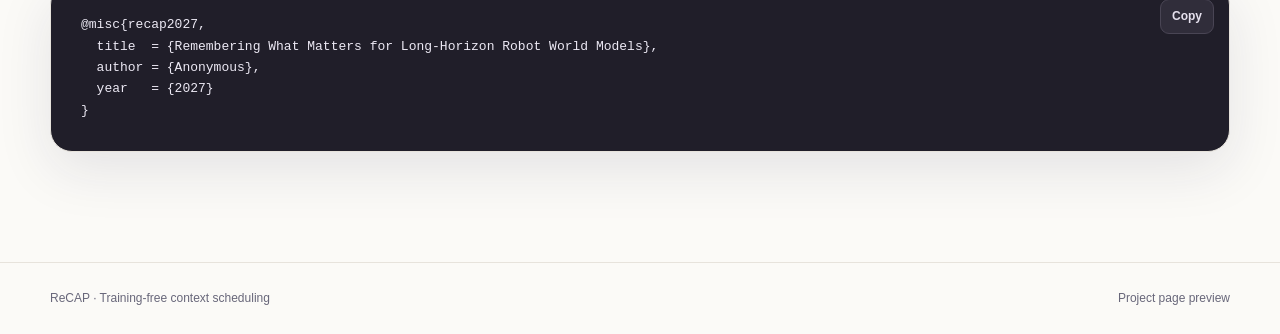
<file: site/index.html>
<!doctype html>
<html lang="en">
<head>
  <meta charset="utf-8">
  <meta name="viewport" content="width=device-width, initial-scale=1">
  <meta name="description" content="ReCAP is a training-free context scheduler for stable and efficient long-horizon robot video world models.">
  <title>ReCAP — Efficient Context Scheduling for Robot Video World Models</title>
  <link rel="stylesheet" href="styles.css">
</head>
<body>
  <header class="site-header">
    <a class="brand" href="#top" aria-label="ReCAP home">
      <span class="brand-mark">R</span>
      <span>ReCAP</span>
    </a>
    <button class="menu-button" type="button" aria-label="Toggle navigation" aria-expanded="false">Menu</button>
    <nav class="site-nav" aria-label="Primary navigation">
      <a href="#overview">Overview</a>
      <a href="#method">Method</a>
      <a href="#results">Results</a>
      <a href="#rollouts">Rollouts</a>
      <a href="#bibtex">BibTeX</a>
    </nav>
  </header>

  <main id="top">
    <section class="hero section-shell">
      <div class="eyebrow">Long-horizon robot video world models</div>
      <h1>Remembering What Matters for Long-Horizon Robot World Models</h1>
      <p class="hero-deck">
        Keep the scene. Follow the latest state. Forget stale generated history.
      </p>
      <div class="authors">
        <span>Anonymous authors</span>
      </div>
      <p class="author-note">Under double-blind review</p>
      <div class="hero-actions">
        <a class="button button-primary" href="paper.pdf">Read the paper</a>
        <a class="button button-secondary" href="#rollouts">Watch rollouts</a>
        <a class="button button-secondary" href="https://anonymous.4open.science/r/ReCAP-003B/">Code &amp; reproduction</a>
      <a class="button button-secondary" href="downloads/ReCAP-code.zip">Download code</a>
      </div>
      <figure class="hero-figure reveal">
        <img src="assets/teaser.png" alt="Overview of ReCAP gains in attention, prediction quality, VLM judging, and memory efficiency">
        <figcaption>ReCAP improves prediction quality while bounding the active context and KV cache.</figcaption>
      </figure>
    </section>

    <section id="overview" class="paper-section section-shell reveal">
      <div class="section-kicker">Why context scheduling?</div>
      <h2>More history is not always better.</h2>
      <div class="overview-grid">
        <p class="lead">
          Autoregressive robot video world models keep appending their own predictions to the
          context. Over long rollouts, stale generated states compete with recent visual–action
          states for a finite attention budget, causing structural omissions, motion distortion,
          and drift.
        </p>
        <p>
          <strong>ReCAP</strong>—Receding Context with Anchor Preservation—reorganizes that
          context at inference time. It preserves the initial scene anchor, retains a contiguous
          window of recent visual–action blocks, and evicts stale middle history. The tokenizer,
          world model, and decoder remain completely frozen.
        </p>
      </div>
      <div class="metric-grid" aria-label="Key results">
        <article class="metric-card">
          <strong>63.3%</strong>
          <span>lower LPIPS on BridgeV2</span>
        </article>
        <article class="metric-card">
          <strong>73.3%</strong>
          <span>less logical KV at H=64</span>
        </article>
        <article class="metric-card">
          <strong>6.51%</strong>
          <span>lower p50 latency at H=64</span>
        </article>
        <article class="metric-card">
          <strong>4.28×</strong>
          <span>throughput at 256 requests</span>
        </article>
      </div>
    </section>

    <section id="method" class="paper-section section-shell reveal">
      <div class="section-kicker">Method</div>
      <h2>A bounded context with distinct memory roles.</h2>
      <figure class="wide-figure">
        <img src="assets/method.jpg" alt="Diagram comparing full-history decoding with the ReCAP context schedule">
      </figure>
      <div class="method-steps">
        <article>
          <span class="step-number">01</span>
          <h3>Preserve the anchor</h3>
          <p>Keep real initial observations as a stable reference for scene identity, robot morphology, and workspace layout.</p>
        </article>
        <article>
          <span class="step-number">02</span>
          <h3>Retain recent dynamics</h3>
          <p>Maintain the latest complete visual–action blocks so local motion and action conditioning remain coherent.</p>
        </article>
        <article>
          <span class="step-number">03</span>
          <h3>Evict stale history</h3>
          <p>Remove older generated blocks before they dilute recent-state attention or consume an unbounded KV cache.</p>
        </article>
      </div>

      <div class="decode-explainer">
        <div class="explainer-heading">
          <div>
            <span class="mini-kicker">Inside one autoregressive step</span>
            <h3>Schedule first, then predict.</h3>
          </div>
          <p>ReCAP changes only which existing tokens remain active. Generation, tokenization, and model weights are untouched.</p>
        </div>
        <div class="principle-flow" aria-label="ReCAP inference flow">
          <article class="flow-card">
            <span>1</span>
            <strong>Organize memory</strong>
            <small>Anchor + recent complete blocks</small>
          </article>
          <div class="flow-arrow" aria-hidden="true">→</div>
          <article class="flow-card">
            <span>2</span>
            <strong>Predict visual tokens</strong>
            <small>Generate the next 80-token frame</small>
          </article>
          <div class="flow-arrow" aria-hidden="true">→</div>
          <article class="flow-card">
            <span>3</span>
            <strong>Append the action</strong>
            <small>Form one aligned 93-token block</small>
          </article>
          <div class="flow-arrow" aria-hidden="true">→</div>
          <article class="flow-card">
            <span>4</span>
            <strong>Recede and repeat</strong>
            <small>Evict the oldest recent block</small>
          </article>
        </div>
      </div>

      <div class="context-demo">
        <div class="demo-header">
          <div>
            <span class="mini-kicker">Interactive context timeline</span>
            <h3>What is active at rollout step <output id="step-output" for="step-slider">64</output>?</h3>
          </div>
          <button class="play-context" type="button" data-play-context>Play growth</button>
        </div>
        <input id="step-slider" class="step-slider" type="range" min="1" max="64" value="64" aria-label="Rollout step">
        <div class="timeline-scale" aria-hidden="true"><span>Step 1</span><span>Step 16</span><span>Step 32</span><span>Step 48</span><span>Step 64</span></div>

        <article class="context-row full-row">
          <div class="context-row-heading">
            <div><strong>Full Context</strong><span>Retains every generated block</span></div>
            <output id="full-token-count">7,232 tokens</output>
          </div>
          <div class="context-meter"><span id="full-meter"></span></div>
          <div class="block-strip" id="full-blocks" aria-label="Full Context active blocks"></div>
        </article>

        <article class="context-row recap-row">
          <div class="context-row-heading">
            <div><strong>ReCAP</strong><span>One scene anchor + one dynamic anchor + six recent blocks</span></div>
            <output id="recap-token-count">1,931 tokens</output>
          </div>
          <div class="context-meter"><span id="recap-meter"></span></div>
          <div class="block-strip" id="recap-blocks" aria-label="ReCAP active blocks"></div>
        </article>

        <div class="block-legend">
          <span><i class="anchor-swatch"></i>Scene anchor</span>
          <span><i class="dynamic-swatch"></i>Dynamic anchor</span>
          <span><i class="recent-swatch"></i>Recent block</span>
          <span><i class="stale-swatch"></i>Stale history</span>
        </div>
        <p class="demo-takeaway" id="demo-takeaway">
          At step 64, ReCAP uses 73.3% fewer active tokens while preserving complete visual–action blocks.
        </p>
      </div>
    </section>

    <section id="results" class="paper-section section-shell reveal">
      <div class="section-kicker">Evidence</div>
      <h2>Quality, mechanism, and systems gains.</h2>
      <div class="benchmark-card">
        <div class="benchmark-heading">
          <div>
            <span class="mini-kicker">Main results</span>
            <h3>ReCAP across models and environments</h3>
          </div>
          <p>Paired episodes use identical sampling seeds and action sequences. Better values are bold.</p>
        </div>
        <div class="table-scroll" role="region" aria-label="Main benchmark results" tabindex="0">
          <table class="benchmark-table">
            <thead>
              <tr>
                <th rowspan="2">Context strategy</th>
                <th colspan="3">BridgeV2</th>
                <th colspan="3">RT-1</th>
                <th colspan="3">LIBERO-90</th>
                <th colspan="3">CALVIN</th>
              </tr>
              <tr>
                <th>LPIPS ↓</th><th>nDTW ↑</th><th>VLM ↑</th>
                <th>LPIPS ↓</th><th>nDTW ↑</th><th>VLM ↑</th>
                <th>LPIPS ↓</th><th>nDTW ↑</th><th>VLM ↑</th>
                <th>LPIPS ↓</th><th>nDTW ↑</th><th>VLM ↑</th>
              </tr>
            </thead>
            <tbody>
              <tr class="backbone-row"><th colspan="13">RLVR-World</th></tr>
              <tr>
                <th>Full Context</th>
                <td>0.390</td><td>0.199</td><td>64.8</td>
                <td>0.251</td><td>0.276</td><td>28.1</td>
                <td>0.269</td><td>0.551</td><td>58.9</td>
                <td>0.287</td><td>0.528</td><td>56.4</td>
              </tr>
              <tr class="ours-row">
                <th>ReCAP <span>(ours)</span></th>
                <td><strong>0.143</strong></td><td><strong>0.590</strong></td><td><strong>72.6</strong></td>
                <td><strong>0.201</strong></td><td><strong>0.558</strong></td><td><strong>71.9</strong></td>
                <td><strong>0.217</strong></td><td><strong>0.631</strong></td><td><strong>67.8</strong></td>
                <td><strong>0.234</strong></td><td><strong>0.607</strong></td><td><strong>65.1</strong></td>
              </tr>
              <tr class="delta-row">
                <th>Δ</th>
                <td>−0.247</td><td>+0.391</td><td>+7.8</td>
                <td>−0.050</td><td>+0.282</td><td>+43.8</td>
                <td>−0.052</td><td>+0.080</td><td>+8.9</td>
                <td>−0.053</td><td>+0.079</td><td>+8.7</td>
              </tr>

              <tr class="backbone-row"><th colspan="13">iVideoGPT</th></tr>
              <tr>
                <th>Full Context</th>
                <td>0.254</td><td>0.587</td><td>61.3</td>
                <td>0.267</td><td>0.561</td><td>58.6</td>
                <td>0.283</td><td>0.529</td><td>55.7</td>
                <td>0.301</td><td>0.506</td><td>53.2</td>
              </tr>
              <tr class="ours-row">
                <th>ReCAP <span>(ours)</span></th>
                <td><strong>0.203</strong></td><td><strong>0.665</strong></td><td><strong>70.1</strong></td>
                <td><strong>0.215</strong></td><td><strong>0.639</strong></td><td><strong>67.6</strong></td>
                <td><strong>0.231</strong></td><td><strong>0.609</strong></td><td><strong>64.5</strong></td>
                <td><strong>0.248</strong></td><td><strong>0.586</strong></td><td><strong>61.9</strong></td>
              </tr>
              <tr class="delta-row">
                <th>Δ</th>
                <td>−0.051</td><td>+0.078</td><td>+8.8</td>
                <td>−0.052</td><td>+0.078</td><td>+9.0</td>
                <td>−0.052</td><td>+0.080</td><td>+8.8</td>
                <td>−0.053</td><td>+0.080</td><td>+8.7</td>
              </tr>

              <tr class="backbone-row"><th colspan="13">RoboAlign-R1</th></tr>
              <tr>
                <th>Full Context</th>
                <td>0.226</td><td>0.634</td><td>67.2</td>
                <td>0.239</td><td>0.608</td><td>64.5</td>
                <td>0.255</td><td>0.576</td><td>61.8</td>
                <td>0.272</td><td>0.554</td><td>59.1</td>
              </tr>
              <tr class="ours-row">
                <th>ReCAP <span>(ours)</span></th>
                <td><strong>0.178</strong></td><td><strong>0.709</strong></td><td><strong>75.8</strong></td>
                <td><strong>0.190</strong></td><td><strong>0.683</strong></td><td><strong>73.1</strong></td>
                <td><strong>0.206</strong></td><td><strong>0.654</strong></td><td><strong>70.2</strong></td>
                <td><strong>0.222</strong></td><td><strong>0.634</strong></td><td><strong>67.4</strong></td>
              </tr>
              <tr class="delta-row">
                <th>Δ</th>
                <td>−0.048</td><td>+0.075</td><td>+8.6</td>
                <td>−0.049</td><td>+0.075</td><td>+8.6</td>
                <td>−0.049</td><td>+0.078</td><td>+8.4</td>
                <td>−0.050</td><td>+0.080</td><td>+8.3</td>
              </tr>
            </tbody>
          </table>
        </div>
        <p class="table-note">Δ denotes the mean paired improvement from Full Context to ReCAP.</p>
      </div>
      <div class="result-stack">
        <figure class="result-figure">
          <img src="assets/long-horizon.png" alt="Long-horizon prediction quality across RT-1, CALVIN, and LIBERO-90">
          <figcaption><strong>Long-horizon robustness.</strong> The advantage of ReCAP grows as autoregressive rollout length increases.</figcaption>
        </figure>
        <figure class="result-figure">
          <img src="assets/mechanism.png" alt="Component ablation, stale-history intervention, and attention analysis">
          <figcaption><strong>Mechanism.</strong> Evicting stale history reallocates attention toward recent states.</figcaption>
        </figure>
        <figure class="result-figure">
          <img src="assets/efficiency.png" alt="Prompt length, KV memory, latency, and concurrency scaling">
          <figcaption><strong>Efficiency.</strong> ReCAP keeps the active context at 1,931 tokens and scales more effectively under concurrency.</figcaption>
        </figure>
      </div>
    </section>

    <section id="rollouts" class="paper-section rollout-section reveal">
      <div class="section-shell">
        <div class="section-kicker">Qualitative rollouts</div>
        <h2>Same observations. Same actions. Different context.</h2>
        <p class="section-intro">
          Each animation synchronizes ground truth, Full Context, and ReCAP under identical
          initial observations, actions, and sampling seeds. RT-1, CALVIN, and LIBERO-90
          show 64-frame rollouts; BridgeV2 shows 32-frame rollouts for its shorter episodes.
          LIBERO-90 is shown in canonical upright orientation.
        </p>
        <div class="tabs" role="tablist" aria-label="Rollout dataset">
          <button class="tab is-active" role="tab" aria-selected="true" data-tab="rt1">RT-1</button>
          <button class="tab" role="tab" aria-selected="false" data-tab="calvin">CALVIN</button>
          <button class="tab" role="tab" aria-selected="false" data-tab="libero">LIBERO-90</button>
          <button class="tab" role="tab" aria-selected="false" data-tab="bridge">BridgeV2</button>
        </div>

        <div class="tab-panel is-active" data-panel="rt1">
          <div class="case-grid">
            <article class="case-card">
              <div class="case-copy"><span class="split">RT-1 evaluation</span><h3>“close middle drawer”</h3><span class="gain">+2.41 dB</span></div>
              <div class="triptych-labels"><span>Ground truth</span><span>Full Context</span><span>ReCAP</span></div>
              <img src="assets/gifs/rt1-1.gif" alt="Animated RT-1 comparison for close middle drawer">
              <button class="replay" type="button" data-replay>Replay</button>
            </article>
            <article class="case-card">
              <div class="case-copy"><span class="split">RT-1 evaluation</span><h3>“open top drawer”</h3><span class="gain">+2.12 dB</span></div>
              <div class="triptych-labels"><span>Ground truth</span><span>Full Context</span><span>ReCAP</span></div>
              <img src="assets/gifs/rt1-2.gif" alt="Animated RT-1 comparison for open top drawer">
              <button class="replay" type="button" data-replay>Replay</button>
            </article>
            <article class="case-card">
              <div class="case-copy"><span class="split">RT-1 evaluation</span><h3>“pick rxbar chocolate from bottom drawer and place on counter”</h3><span class="gain">+1.54 dB</span></div>
              <div class="triptych-labels"><span>Ground truth</span><span>Full Context</span><span>ReCAP</span></div>
              <img src="assets/gifs/rt1-3.gif" alt="Animated RT-1 comparison for picking chocolate from a drawer">
              <button class="replay" type="button" data-replay>Replay</button>
            </article>
          </div>
        </div>

        <div class="tab-panel" data-panel="calvin">
          <div class="case-grid">
            <article class="case-card">
              <div class="case-copy"><span class="split">CALVIN validation</span><h3>“go slide the pink block to the left”</h3><span class="gain">+5.23 dB</span></div>
              <div class="triptych-labels"><span>Ground truth</span><span>Full Context</span><span>ReCAP</span></div>
              <img src="assets/gifs/calvin-1.gif" alt="Animated CALVIN comparison for sliding the pink block">
              <button class="replay" type="button" data-replay>Replay</button>
            </article>
            <article class="case-card">
              <div class="case-copy"><span class="split">CALVIN validation</span><h3>“grasp the handle of the drawer, then close it”</h3><span class="gain">+4.75 dB</span></div>
              <div class="triptych-labels"><span>Ground truth</span><span>Full Context</span><span>ReCAP</span></div>
              <img src="assets/gifs/calvin-2.gif" alt="Animated CALVIN comparison for closing the drawer">
              <button class="replay" type="button" data-replay>Replay</button>
            </article>
            <article class="case-card">
              <div class="case-copy"><span class="split">CALVIN validation</span><h3>“go towards the red block in the drawer and grasp it”</h3><span class="gain">+4.61 dB</span></div>
              <div class="triptych-labels"><span>Ground truth</span><span>Full Context</span><span>ReCAP</span></div>
              <img src="assets/gifs/calvin-3.gif" alt="Animated CALVIN comparison for grasping the red block">
              <button class="replay" type="button" data-replay>Replay</button>
            </article>
          </div>
        </div>

        <div class="tab-panel" data-panel="libero">
          <div class="case-grid">
            <article class="case-card">
              <div class="case-copy"><span class="split">LIBERO-90 held-out task</span><h3>“pick up the alphabet soup and put it in the basket”</h3><span class="gain">+6.04 dB</span></div>
              <div class="triptych-labels"><span>Ground truth</span><span>Full Context</span><span>ReCAP</span></div>
              <img src="assets/gifs/libero-1.gif" alt="Animated LIBERO comparison for putting alphabet soup in a basket">
              <button class="replay" type="button" data-replay>Replay</button>
            </article>
            <article class="case-card">
              <div class="case-copy"><span class="split">LIBERO-90 held-out task</span><h3>“pick up the book and place it in the right compartment of the caddy”</h3><span class="gain">+3.92 dB</span></div>
              <div class="triptych-labels"><span>Ground truth</span><span>Full Context</span><span>ReCAP</span></div>
              <img src="assets/gifs/libero-2.gif" alt="Animated LIBERO comparison for placing a book in a caddy">
              <button class="replay" type="button" data-replay>Replay</button>
            </article>
            <article class="case-card">
              <div class="case-copy"><span class="split">LIBERO-90 held-out task</span><h3>“put the chocolate pudding to the right of the plate”</h3><span class="gain">+2.61 dB</span></div>
              <div class="triptych-labels"><span>Ground truth</span><span>Full Context</span><span>ReCAP</span></div>
              <img src="assets/gifs/libero-3.gif" alt="Animated LIBERO comparison for moving chocolate pudding">
              <button class="replay" type="button" data-replay>Replay</button>
            </article>
          </div>
        </div>
        <div class="tab-panel" data-panel="bridge">
          <p class="section-intro">Three high-gain examples selected from 24 validation candidates. Each rollout observes one frame and predicts the next 32. Badges show mean PSNR improvement across all 32 predictions; task descriptions label the episodes.</p>
          <div class="case-grid">
            <article class="case-card">
              <div class="case-copy"><span class="split">BridgeV2 validation · 32 frames</span><h3>“Place the pot on top of the towel.”</h3><span class="gain" title="Mean PSNR improvement over all 32 predicted frames">+0.78 dB</span></div>
              <div class="triptych-labels"><span>Ground truth</span><span>Full Context</span><span>ReCAP</span></div>
              <img src="assets/gifs/bridge-1.gif" width="728" height="192" loading="lazy" alt="Animated BridgeV2 comparison: Place the pot on top of the towel.">
              <button class="replay" type="button" data-replay>Replay</button>
            </article>
            <article class="case-card">
              <div class="case-copy"><span class="split">BridgeV2 validation · 32 frames</span><h3>“put the broccoli next to the bowl”</h3><span class="gain" title="Mean PSNR improvement over all 32 predicted frames">+4.02 dB</span></div>
              <div class="triptych-labels"><span>Ground truth</span><span>Full Context</span><span>ReCAP</span></div>
              <img src="assets/gifs/bridge-2.gif" width="728" height="192" loading="lazy" alt="Animated BridgeV2 comparison: put the broccoli next to the bowl">
              <button class="replay" type="button" data-replay>Replay</button>
            </article>
            <article class="case-card">
              <div class="case-copy"><span class="split">BridgeV2 validation · 32 frames</span><h3>“Move the spatula to corner of the table.”</h3><span class="gain" title="Mean PSNR improvement over all 32 predicted frames">+2.30 dB</span></div>
              <div class="triptych-labels"><span>Ground truth</span><span>Full Context</span><span>ReCAP</span></div>
              <img src="assets/gifs/bridge-3.gif" width="728" height="192" loading="lazy" alt="Animated BridgeV2 comparison: Move the spatula to corner of the table.">
              <button class="replay" type="button" data-replay>Replay</button>
            </article>
          </div>
        </div>
      </div>
    </section>

    <section id="bibtex" class="paper-section section-shell reveal">
      <div class="section-kicker">Citation</div>
      <h2>BibTeX</h2>
      <div class="bibtex-wrap">
        <pre id="bibtex-code">@misc{recap2027,
  title  = {Remembering What Matters for Long-Horizon Robot World Models},
  author = {Anonymous},
  year   = {2027}
}</pre>
        <button class="copy-button" type="button" data-copy>Copy</button>
      </div>
    </section>
  </main>

  <footer>
    <div class="section-shell footer-inner">
      <span>ReCAP · Training-free context scheduling</span>
      <span>Project page preview</span>
    </div>
  </footer>
  <script src="script.js"></script>
</body>
</html>
</file>
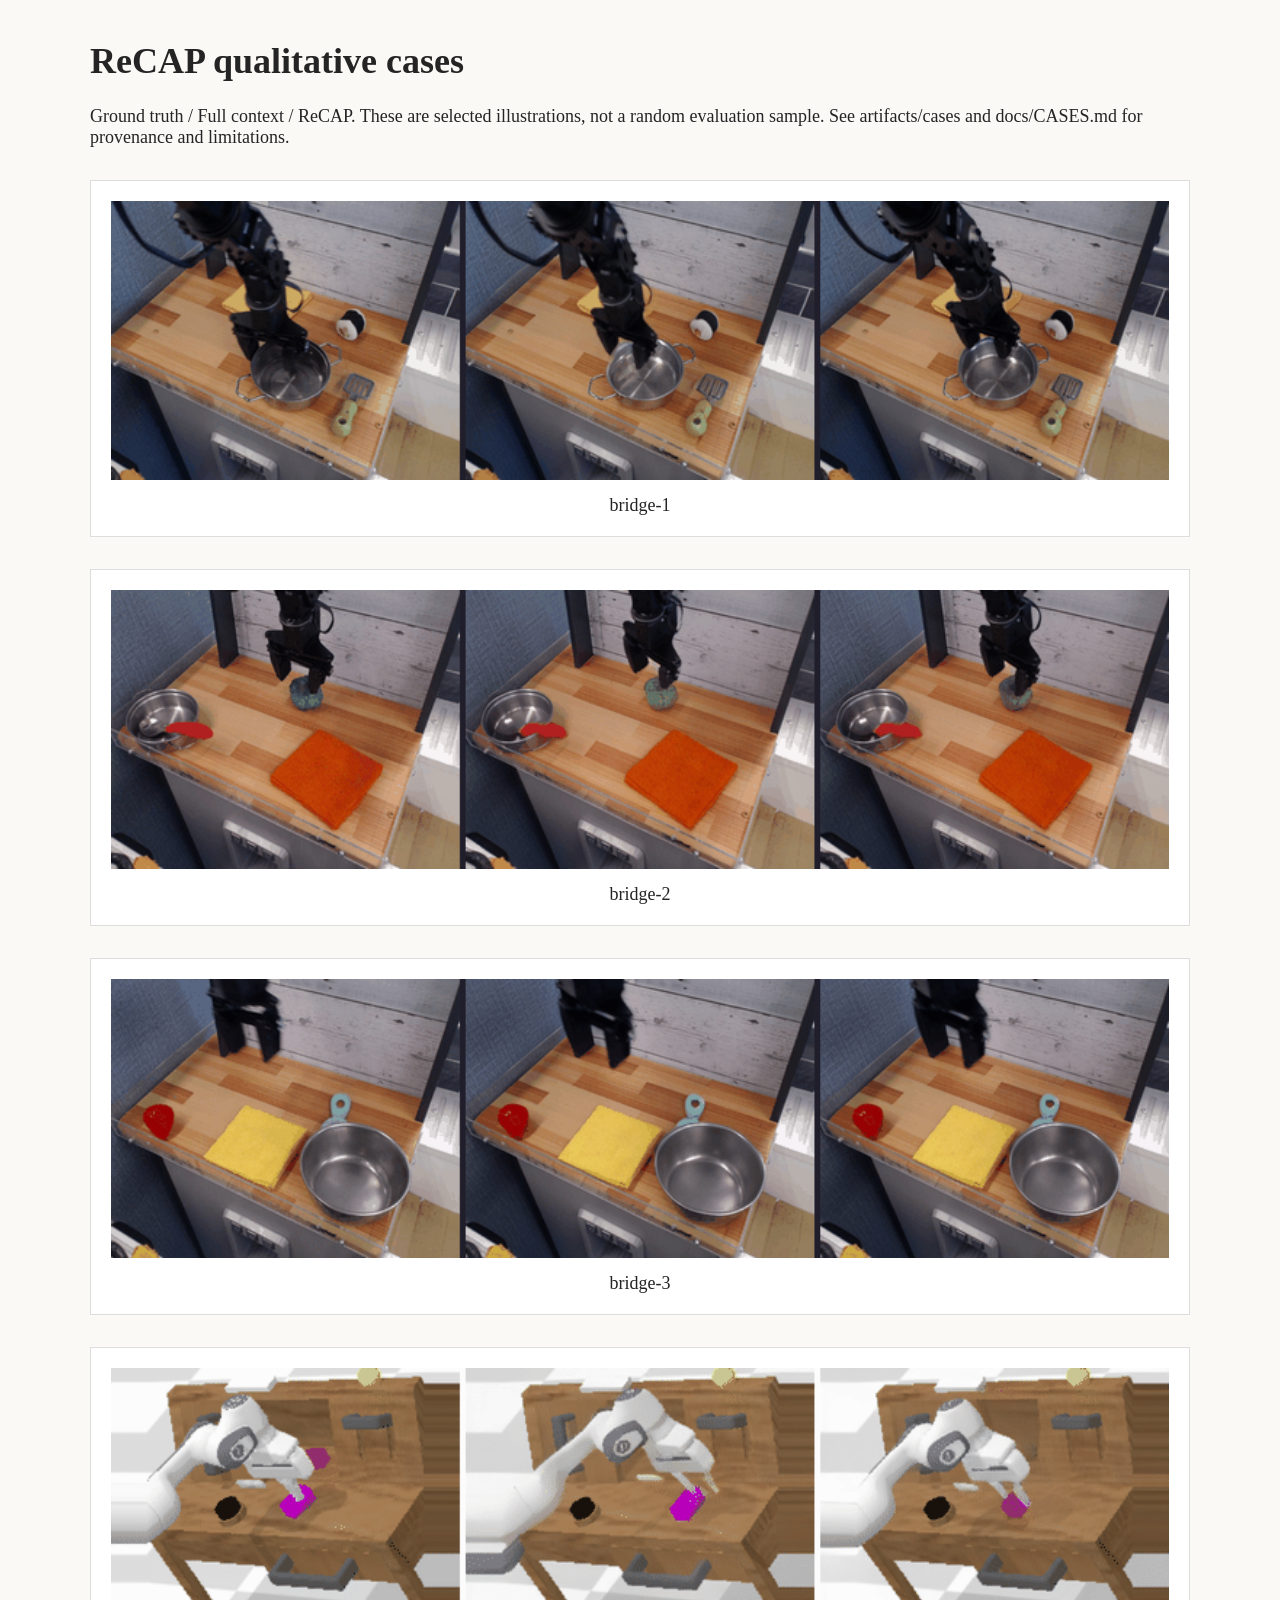
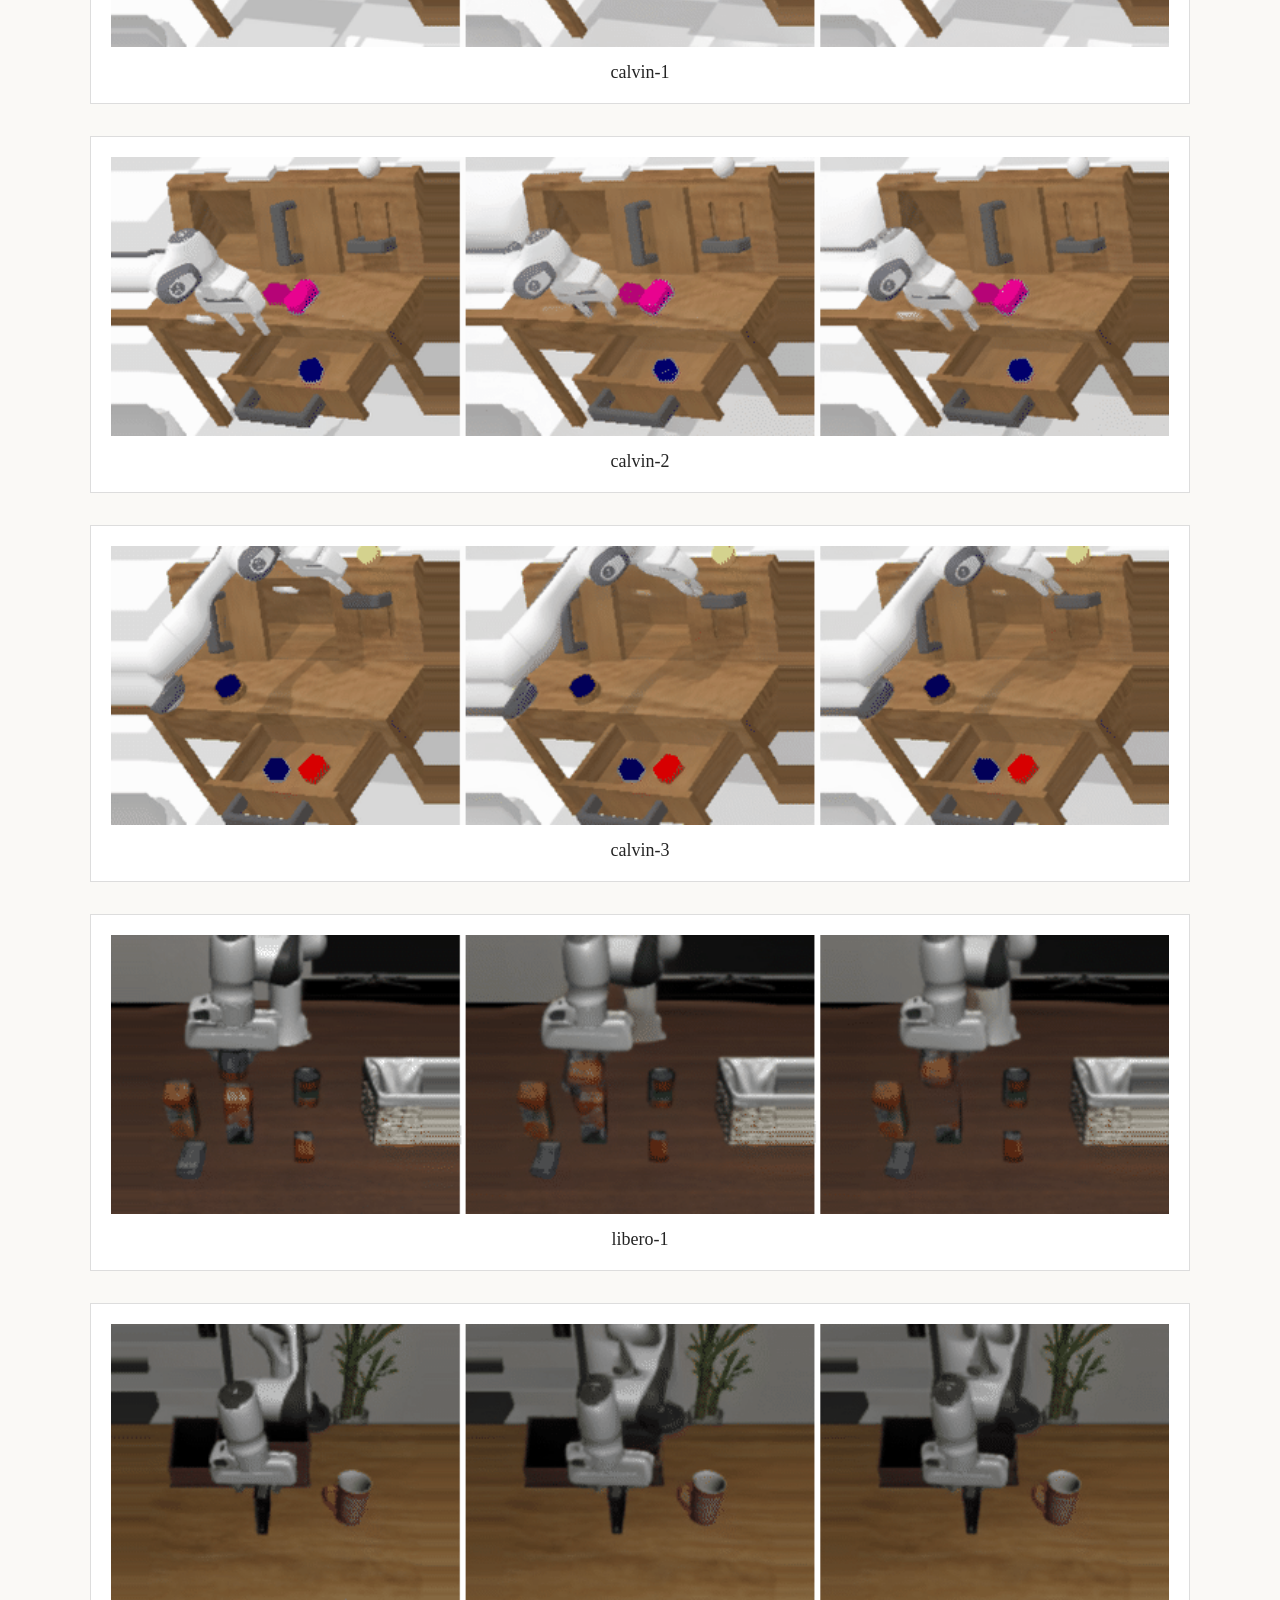
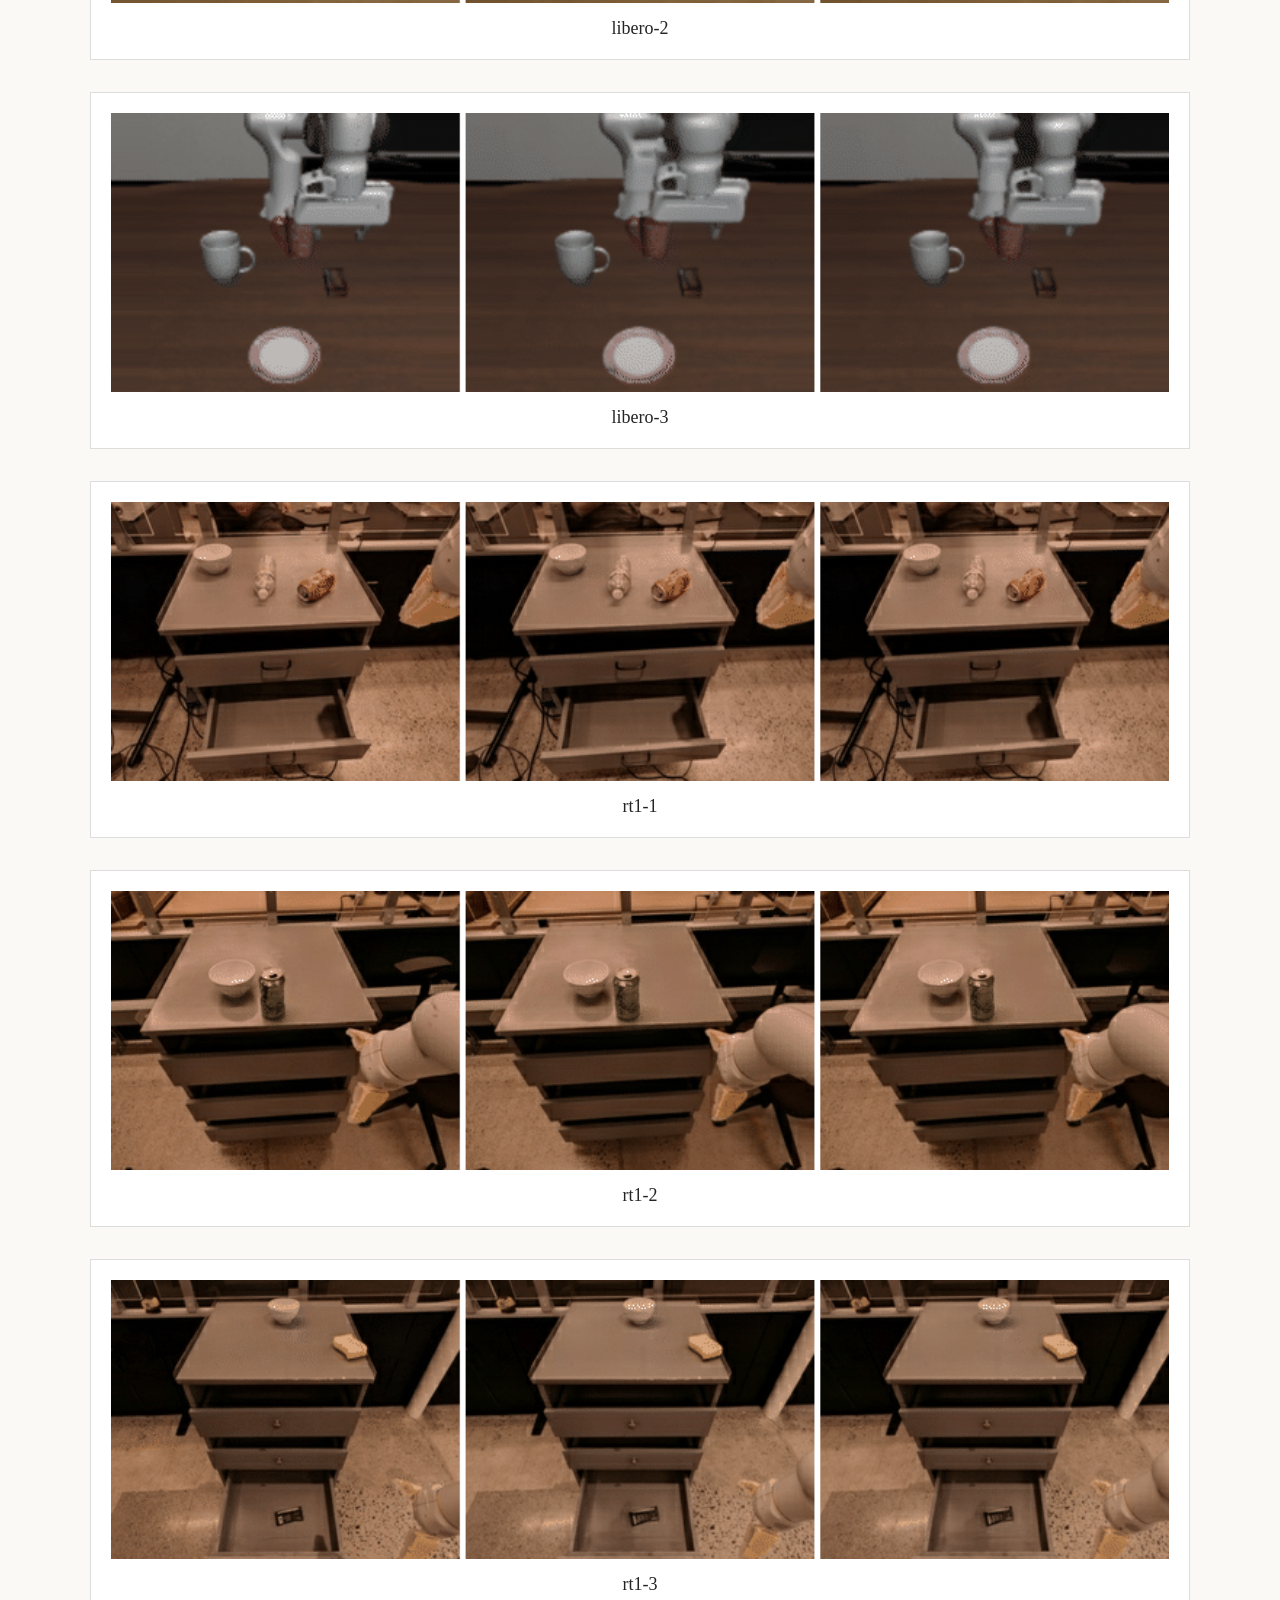
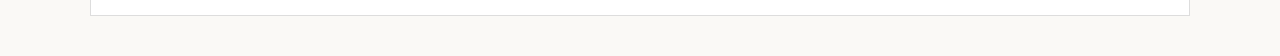
<file: gallery.html>
<!doctype html><html lang="en"><meta charset="utf-8"><meta name="viewport" content="width=device-width,initial-scale=1"><title>ReCAP qualitative cases</title><style>body{max-width:1100px;margin:40px auto;padding:0 20px;font:18px Georgia,serif;background:#faf9f6;color:#242424}img{width:100%;height:auto}figure{margin:32px 0;padding:20px;background:white;border:1px solid #ddd}figcaption{text-align:center;margin-top:10px}</style><h1>ReCAP qualitative cases</h1><p>Ground truth / Full context / ReCAP. These are selected illustrations, not a random evaluation sample. See artifacts/cases and docs/CASES.md for provenance and limitations.</p><figure><img loading="lazy" src="artifacts/cases/bridge-1.gif" alt="bridge-1"><figcaption>bridge-1</figcaption></figure><figure><img loading="lazy" src="artifacts/cases/bridge-2.gif" alt="bridge-2"><figcaption>bridge-2</figcaption></figure><figure><img loading="lazy" src="artifacts/cases/bridge-3.gif" alt="bridge-3"><figcaption>bridge-3</figcaption></figure><figure><img loading="lazy" src="artifacts/cases/calvin-1.gif" alt="calvin-1"><figcaption>calvin-1</figcaption></figure><figure><img loading="lazy" src="artifacts/cases/calvin-2.gif" alt="calvin-2"><figcaption>calvin-2</figcaption></figure><figure><img loading="lazy" src="artifacts/cases/calvin-3.gif" alt="calvin-3"><figcaption>calvin-3</figcaption></figure><figure><img loading="lazy" src="artifacts/cases/libero-1.gif" alt="libero-1"><figcaption>libero-1</figcaption></figure><figure><img loading="lazy" src="artifacts/cases/libero-2.gif" alt="libero-2"><figcaption>libero-2</figcaption></figure><figure><img loading="lazy" src="artifacts/cases/libero-3.gif" alt="libero-3"><figcaption>libero-3</figcaption></figure><figure><img loading="lazy" src="artifacts/cases/rt1-1.gif" alt="rt1-1"><figcaption>rt1-1</figcaption></figure><figure><img loading="lazy" src="artifacts/cases/rt1-2.gif" alt="rt1-2"><figcaption>rt1-2</figcaption></figure><figure><img loading="lazy" src="artifacts/cases/rt1-3.gif" alt="rt1-3"><figcaption>rt1-3</figcaption></figure></html>
</file>
<file: site/styles.css>
@font-face {
  font-family: "EB Garamond";
  src: url("assets/EBGaramond.ttf") format("truetype");
  font-style: normal;
  font-weight: 400 800;
  font-display: swap;
}

:root {
  --ink: #191826;
  --muted: #68677a;
  --paper: #fbfaf7;
  --surface: #ffffff;
  --line: #e7e3dc;
  --purple: #5547c7;
  --purple-dark: #33288c;
  --purple-soft: #eeeafe;
  --coral: #d85b45;
  --shadow: 0 18px 55px rgba(31, 27, 68, 0.1);
  --radius: 22px;
}

* {
  box-sizing: border-box;
}

html {
  scroll-behavior: smooth;
  scroll-padding-top: 84px;
}

body {
  margin: 0;
  color: var(--ink);
  background:
    radial-gradient(circle at 8% 4%, rgba(85, 71, 199, 0.09), transparent 27rem),
    radial-gradient(circle at 91% 17%, rgba(216, 91, 69, 0.07), transparent 24rem),
    var(--paper);
  font-family: Inter, ui-sans-serif, -apple-system, BlinkMacSystemFont, "Segoe UI", sans-serif;
  line-height: 1.6;
}

img {
  display: block;
  max-width: 100%;
}

a {
  color: inherit;
}

.section-shell {
  width: min(1180px, calc(100% - 40px));
  margin-inline: auto;
}

.site-header {
  position: sticky;
  z-index: 20;
  top: 0;
  display: flex;
  align-items: center;
  min-height: 68px;
  padding: 0 max(24px, calc((100vw - 1180px) / 2));
  border-bottom: 1px solid rgba(231, 227, 220, 0.85);
  background: rgba(251, 250, 247, 0.86);
  backdrop-filter: blur(16px);
}

.brand {
  display: inline-flex;
  align-items: center;
  gap: 10px;
  text-decoration: none;
  font: 700 24px/1 "EB Garamond", Georgia, serif;
  letter-spacing: -0.02em;
}

.brand-mark {
  display: grid;
  width: 34px;
  height: 34px;
  place-items: center;
  border-radius: 11px;
  color: white;
  background: linear-gradient(145deg, var(--purple), var(--purple-dark));
  box-shadow: 0 7px 18px rgba(85, 71, 199, 0.25);
}

.site-nav {
  display: flex;
  gap: 26px;
  margin-left: auto;
}

.site-nav a {
  color: var(--muted);
  font-size: 14px;
  font-weight: 650;
  text-decoration: none;
  transition: color 160ms ease;
}

.site-nav a:hover,
.site-nav a.is-current {
  color: var(--purple);
}

.menu-button {
  display: none;
  margin-left: auto;
  border: 0;
  background: none;
  color: var(--ink);
  font: inherit;
  font-weight: 700;
}

.hero {
  padding-top: 92px;
  text-align: center;
}

.eyebrow,
.section-kicker {
  color: var(--purple);
  font-size: 12px;
  font-weight: 800;
  letter-spacing: 0.16em;
  text-transform: uppercase;
}

h1,
h2,
h3 {
  font-family: "EB Garamond", Georgia, serif;
  text-wrap: balance;
}

h1 {
  max-width: 1030px;
  margin: 16px auto 22px;
  font-size: clamp(46px, 6.4vw, 78px);
  font-weight: 650;
  letter-spacing: -0.045em;
  line-height: 0.98;
}

.hero-deck {
  margin: 0 auto 24px;
  color: var(--muted);
  font: 500 clamp(21px, 2.5vw, 29px)/1.25 "EB Garamond", Georgia, serif;
}

.authors {
  display: flex;
  max-width: 980px;
  flex-wrap: wrap;
  justify-content: center;
  gap: 3px 18px;
  margin: 0 auto;
  color: #343244;
  font-size: 14px;
}

.author-note {
  margin: 9px 0 0;
  color: var(--muted);
  font-size: 12px;
}

.hero-actions {
  display: flex;
  flex-wrap: wrap;
  justify-content: center;
  gap: 10px;
  margin: 30px 0 48px;
}

.button {
  display: inline-flex;
  min-height: 46px;
  align-items: center;
  justify-content: center;
  padding: 0 19px;
  border: 1px solid transparent;
  border-radius: 999px;
  font-size: 14px;
  font-weight: 750;
  text-decoration: none;
}

.button-primary {
  color: white;
  background: var(--purple);
  box-shadow: 0 10px 26px rgba(85, 71, 199, 0.25);
}

.button-secondary {
  border-color: var(--line);
  background: rgba(255, 255, 255, 0.8);
}

.button-disabled {
  color: #9b98a4;
  border-color: var(--line);
  background: #f2f0ec;
}

.hero-figure,
.wide-figure,
.result-figure {
  overflow: hidden;
  margin: 0;
  border: 1px solid var(--line);
  border-radius: var(--radius);
  background: white;
  box-shadow: var(--shadow);
}

.hero-figure img {
  width: 100%;
}

figcaption {
  padding: 16px 22px 18px;
  color: var(--muted);
  font-family: "EB Garamond", Georgia, serif;
  font-size: 17px;
}

.paper-section {
  padding-top: 118px;
}

h2 {
  max-width: 850px;
  margin: 9px 0 30px;
  font-size: clamp(38px, 5vw, 58px);
  font-weight: 620;
  letter-spacing: -0.035em;
  line-height: 1.02;
}

.overview-grid {
  display: grid;
  grid-template-columns: 1.15fr 0.85fr;
  gap: 64px;
  color: var(--muted);
  font-size: 17px;
}

.overview-grid p {
  margin: 0;
}

.overview-grid .lead {
  color: var(--ink);
  font: 500 25px/1.35 "EB Garamond", Georgia, serif;
}

.metric-grid {
  display: grid;
  grid-template-columns: repeat(4, 1fr);
  gap: 14px;
  margin-top: 45px;
}

.metric-card {
  min-height: 158px;
  padding: 26px;
  border: 1px solid var(--line);
  border-radius: 18px;
  background: rgba(255, 255, 255, 0.82);
}

.metric-card strong {
  display: block;
  color: var(--purple);
  font: 650 44px/1 "EB Garamond", Georgia, serif;
}

.metric-card span {
  display: block;
  margin-top: 13px;
  color: var(--muted);
  font-size: 14px;
}

.wide-figure img {
  width: 100%;
}

.method-steps {
  display: grid;
  grid-template-columns: repeat(3, 1fr);
  gap: 20px;
  margin-top: 30px;
}

.method-steps article {
  padding: 27px;
  border-left: 3px solid var(--purple);
  background: linear-gradient(120deg, rgba(238, 234, 254, 0.7), transparent);
}

.step-number {
  color: var(--coral);
  font-size: 12px;
  font-weight: 850;
  letter-spacing: 0.12em;
}

.method-steps h3 {
  margin: 7px 0 6px;
  font-size: 25px;
}

.method-steps p {
  margin: 0;
  color: var(--muted);
  font-size: 14px;
}

.decode-explainer,
.context-demo {
  margin-top: 34px;
  padding: 30px;
  border: 1px solid var(--line);
  border-radius: var(--radius);
  background: rgba(255, 255, 255, 0.86);
  box-shadow: 0 14px 42px rgba(31, 27, 68, 0.06);
}

.explainer-heading,
.demo-header {
  display: flex;
  align-items: end;
  justify-content: space-between;
  gap: 30px;
}

.explainer-heading h3,
.demo-header h3 {
  margin: 4px 0 0;
  font-size: 30px;
  line-height: 1.05;
}

.explainer-heading p {
  max-width: 470px;
  margin: 0;
  color: var(--muted);
  font-size: 14px;
}

.mini-kicker {
  color: var(--coral);
  font-size: 10px;
  font-weight: 850;
  letter-spacing: 0.13em;
  text-transform: uppercase;
}

.principle-flow {
  display: grid;
  grid-template-columns: 1fr auto 1fr auto 1fr auto 1fr;
  align-items: stretch;
  gap: 9px;
  margin-top: 24px;
}

.flow-card {
  min-height: 128px;
  padding: 19px;
  border: 1px solid #ded9f5;
  border-radius: 15px;
  background: linear-gradient(145deg, #f8f6ff, #fff);
}

.flow-card > span {
  display: grid;
  width: 25px;
  height: 25px;
  place-items: center;
  border-radius: 8px;
  color: white;
  background: var(--purple);
  font-size: 11px;
  font-weight: 850;
}

.flow-card strong,
.flow-card small {
  display: block;
}

.flow-card strong {
  margin-top: 13px;
  font: 650 19px/1.1 "EB Garamond", Georgia, serif;
}

.flow-card small {
  margin-top: 6px;
  color: var(--muted);
  font-size: 11px;
  line-height: 1.35;
}

.flow-arrow {
  display: grid;
  place-items: center;
  color: var(--purple);
  font: 500 24px/1 "EB Garamond", Georgia, serif;
}

.context-demo {
  margin-top: 20px;
  background:
    linear-gradient(145deg, rgba(238, 234, 254, 0.6), rgba(255, 255, 255, 0.94)),
    white;
}

.play-context {
  padding: 9px 14px;
  border: 1px solid #d7d0fa;
  border-radius: 999px;
  color: var(--purple-dark);
  background: white;
  cursor: pointer;
  font: inherit;
  font-size: 12px;
  font-weight: 800;
}

.step-slider {
  width: 100%;
  margin: 27px 0 0;
  accent-color: var(--purple);
}

.timeline-scale {
  display: flex;
  justify-content: space-between;
  margin-top: 3px;
  color: #9994a5;
  font-size: 9px;
}

.context-row {
  margin-top: 23px;
  padding: 20px;
  border: 1px solid var(--line);
  border-radius: 16px;
  background: rgba(255, 255, 255, 0.92);
}

.context-row-heading {
  display: flex;
  align-items: center;
  justify-content: space-between;
  gap: 20px;
}

.context-row-heading strong,
.context-row-heading span {
  display: block;
}

.context-row-heading strong {
  font: 650 22px/1 "EB Garamond", Georgia, serif;
}

.context-row-heading span {
  margin-top: 5px;
  color: var(--muted);
  font-size: 11px;
}

.context-row-heading output {
  color: var(--purple-dark);
  font-size: 13px;
  font-weight: 850;
  white-space: nowrap;
}

.context-meter {
  overflow: hidden;
  height: 8px;
  margin: 15px 0 16px;
  border-radius: 999px;
  background: #ece9e4;
}

.context-meter span {
  display: block;
  width: 0;
  height: 100%;
  border-radius: inherit;
  transition: width 180ms ease;
}

.full-row .context-meter span {
  background: linear-gradient(90deg, #a4aab5, #d85b45);
}

.recap-row .context-meter span {
  background: linear-gradient(90deg, var(--purple-dark), #796ce0);
}

.block-strip {
  display: flex;
  min-height: 34px;
  align-items: center;
  gap: 5px;
}

.memory-block,
.evicted-blocks {
  display: inline-flex;
  height: 32px;
  align-items: center;
  justify-content: center;
  border: 1px solid transparent;
  border-radius: 8px;
  padding: 0 9px;
  font-size: 10px;
  font-weight: 800;
  white-space: nowrap;
}

.memory-block.anchor {
  color: #24416a;
  border-color: #afc9e8;
  background: #deebfa;
}

.memory-block.dynamic {
  color: #794219;
  border-color: #e9c6a6;
  background: #f8e2ca;
}

.memory-block.recent {
  min-width: 34px;
  color: #24563b;
  border-color: #abd7bd;
  background: #daf0e2;
}

.memory-block.stale {
  color: #7d4b43;
  border-color: #e2bab2;
  background: repeating-linear-gradient(135deg, #f7ded9, #f7ded9 5px, #f2d2cc 5px, #f2d2cc 9px);
}

.evicted-blocks {
  color: #8d8995;
  border: 1px dashed #c9c4ce;
  background: rgba(245, 243, 239, 0.8);
}

.block-legend {
  display: flex;
  flex-wrap: wrap;
  gap: 8px 18px;
  margin: 17px 1px 0;
  color: var(--muted);
  font-size: 10px;
}

.block-legend span {
  display: inline-flex;
  align-items: center;
  gap: 6px;
}

.block-legend i {
  width: 13px;
  height: 13px;
  border-radius: 4px;
}

.anchor-swatch { background: #deebfa; border: 1px solid #afc9e8; }
.dynamic-swatch { background: #f8e2ca; border: 1px solid #e9c6a6; }
.recent-swatch { background: #daf0e2; border: 1px solid #abd7bd; }
.stale-swatch { background: #f2d2cc; border: 1px solid #e2bab2; }

.demo-takeaway {
  margin: 18px 0 0;
  padding: 13px 15px;
  border-radius: 12px;
  color: #3c3475;
  background: rgba(85, 71, 199, 0.08);
  font: 600 17px/1.3 "EB Garamond", Georgia, serif;
}

.benchmark-card {
  overflow: hidden;
  margin-bottom: 30px;
  padding: 28px;
  border: 1px solid var(--line);
  border-radius: var(--radius);
  background: white;
  box-shadow: var(--shadow);
}

.benchmark-heading {
  display: flex;
  align-items: end;
  justify-content: space-between;
  gap: 30px;
  margin-bottom: 20px;
}

.benchmark-heading h3 {
  margin: 4px 0 0;
  font-size: 31px;
  line-height: 1.05;
}

.benchmark-heading p {
  max-width: 390px;
  margin: 0;
  color: var(--muted);
  font-size: 12px;
  text-align: right;
}

.table-scroll {
  overflow-x: auto;
  border: 1px solid var(--line);
  border-radius: 14px;
}

.benchmark-table {
  width: 100%;
  min-width: 1060px;
  border-collapse: collapse;
  color: #393746;
  font-size: 11px;
  font-variant-numeric: tabular-nums;
  text-align: center;
}

.benchmark-table th,
.benchmark-table td {
  padding: 10px 8px;
  border-right: 1px solid #eeebe6;
  border-bottom: 1px solid #eeebe6;
  white-space: nowrap;
}

.benchmark-table th:last-child,
.benchmark-table td:last-child {
  border-right: 0;
}

.benchmark-table thead th {
  color: #343142;
  background: #f5f2ec;
  font-weight: 800;
}

.benchmark-table thead tr:first-child th:not(:first-child) {
  color: var(--purple-dark);
  font: 700 16px/1 "EB Garamond", Georgia, serif;
}

.benchmark-table thead th:first-child,
.benchmark-table tbody tr:not(.backbone-row) th {
  position: sticky;
  z-index: 1;
  left: 0;
  min-width: 125px;
  text-align: left;
}

.benchmark-table tbody tr:not(.backbone-row) th {
  background: white;
}

.benchmark-table .backbone-row th {
  padding: 9px 11px;
  color: #514a77;
  background: var(--purple-soft);
  font: italic 700 15px/1 "EB Garamond", Georgia, serif;
  text-align: left;
}

.benchmark-table .ours-row {
  background: #faf8ff;
}

.benchmark-table .ours-row th {
  color: var(--purple-dark);
  background: #faf8ff;
}

.benchmark-table .ours-row th span {
  color: var(--muted);
  font-size: 9px;
  font-weight: 650;
}

.benchmark-table .ours-row strong {
  color: #2f267e;
  font-weight: 850;
}

.benchmark-table .delta-row th,
.benchmark-table .delta-row td {
  color: #5c8269;
  background: #f5faf6;
  font-weight: 750;
}

.benchmark-table .delta-row th {
  background: #f5faf6 !important;
}

.table-note {
  margin: 11px 2px 0;
  color: var(--muted);
  font-size: 10px;
}

.result-stack {
  display: grid;
  gap: 26px;
}

.result-figure {
  padding-top: 10px;
}

.result-figure img {
  width: 100%;
}

.rollout-section {
  width: 100%;
  margin-top: 118px;
  padding: 92px 0 104px;
  background: #171521;
  color: white;
}

.rollout-section .section-kicker {
  color: #afa5ff;
}

.rollout-section h2 {
  color: white;
}

.section-intro {
  max-width: 760px;
  margin: -12px 0 28px;
  color: #bdb9c9;
}

.tabs {
  display: inline-flex;
  gap: 5px;
  padding: 5px;
  border: 1px solid #3b3749;
  border-radius: 999px;
  background: #211e2d;
}

.tab {
  padding: 9px 17px;
  border: 0;
  border-radius: 999px;
  color: #aaa6b7;
  background: transparent;
  cursor: pointer;
  font: inherit;
  font-size: 13px;
  font-weight: 750;
}

.tab.is-active {
  color: white;
  background: var(--purple);
}

.tab-panel {
  display: none;
  margin-top: 28px;
}

.tab-panel.is-active {
  display: block;
}

.case-grid {
  display: grid;
  gap: 18px;
}

.case-card {
  position: relative;
  overflow: hidden;
  padding: 20px;
  border: 1px solid #353140;
  border-radius: 19px;
  background: #211e2b;
}

.case-copy {
  display: grid;
  grid-template-columns: 1fr auto;
  align-items: end;
  gap: 2px 20px;
  margin-bottom: 15px;
}

.case-copy .split {
  grid-column: 1;
  color: #918ca0;
  font-size: 11px;
  font-weight: 800;
  letter-spacing: 0.11em;
  text-transform: uppercase;
}

.case-copy h3 {
  grid-column: 1;
  margin: 0;
  color: white;
  font-size: clamp(20px, 2.4vw, 29px);
  font-weight: 540;
  line-height: 1.12;
}

.gain {
  grid-column: 2;
  grid-row: 1 / span 2;
  align-self: center;
  padding: 6px 11px;
  border: 1px solid rgba(137, 223, 166, 0.28);
  border-radius: 999px;
  color: #9ce5b4;
  background: rgba(63, 157, 91, 0.12);
  font-size: 13px;
  font-weight: 800;
}

.triptych-labels {
  display: grid;
  grid-template-columns: repeat(3, 1fr);
  gap: 4px;
  margin-bottom: 5px;
  color: #a9a4b4;
  font: 600 14px/1 "EB Garamond", Georgia, serif;
  text-align: center;
}

.triptych-labels span:last-child {
  color: #aaa0ff;
}

.case-card > img {
  width: 100%;
  border-radius: 8px;
  background: #111;
}

.replay {
  position: absolute;
  right: 28px;
  bottom: 28px;
  padding: 7px 11px;
  border: 1px solid rgba(255, 255, 255, 0.18);
  border-radius: 999px;
  color: white;
  background: rgba(20, 18, 28, 0.7);
  backdrop-filter: blur(8px);
  cursor: pointer;
  font: inherit;
  font-size: 11px;
  font-weight: 750;
}

.bibtex-wrap {
  position: relative;
  overflow: hidden;
  border: 1px solid var(--line);
  border-radius: var(--radius);
  background: #201e29;
  box-shadow: var(--shadow);
}

pre {
  overflow: auto;
  margin: 0;
  padding: 30px;
  color: #ece9f4;
  font: 13px/1.65 ui-monospace, SFMono-Regular, Menlo, Monaco, Consolas, monospace;
}

.copy-button {
  position: absolute;
  top: 15px;
  right: 15px;
  padding: 7px 11px;
  border: 1px solid #494554;
  border-radius: 9px;
  color: #e5e0ed;
  background: #302d3a;
  cursor: pointer;
  font: inherit;
  font-size: 12px;
  font-weight: 700;
}

footer {
  margin-top: 110px;
  border-top: 1px solid var(--line);
}

.footer-inner {
  display: flex;
  justify-content: space-between;
  padding-block: 26px;
  color: var(--muted);
  font-size: 12px;
}

.reveal {
  opacity: 0;
  transform: translateY(18px);
  transition: opacity 500ms ease, transform 500ms ease;
}

.reveal.is-visible {
  opacity: 1;
  transform: none;
}

@media (prefers-reduced-motion: reduce) {
  html {
    scroll-behavior: auto;
  }

  .reveal {
    opacity: 1;
    transform: none;
    transition: none;
  }
}

@media (max-width: 800px) {
  .site-header {
    flex-wrap: wrap;
  }

  .menu-button {
    display: block;
  }

  .site-nav {
    display: none;
    width: 100%;
    flex-direction: column;
    gap: 0;
    padding: 8px 0 16px;
  }

  .site-nav.is-open {
    display: flex;
  }

  .site-nav a {
    padding: 9px 0;
  }

  .hero {
    padding-top: 64px;
  }

  .overview-grid,
  .method-steps,
  .principle-flow {
    grid-template-columns: 1fr;
    gap: 22px;
  }

  .flow-arrow {
    height: 10px;
    transform: rotate(90deg);
  }

  .explainer-heading,
  .demo-header,
  .benchmark-heading {
    align-items: flex-start;
    flex-direction: column;
    gap: 12px;
  }

  .benchmark-heading p {
    text-align: left;
  }

  .benchmark-card {
    padding: 15px;
  }

  .block-strip {
    overflow-x: auto;
    padding-bottom: 4px;
  }

  .metric-grid {
    grid-template-columns: repeat(2, 1fr);
  }

  .case-card {
    padding: 13px;
  }

  .replay {
    right: 20px;
    bottom: 20px;
  }
}

@media (max-width: 520px) {
  .section-shell {
    width: min(100% - 24px, 1180px);
  }

  .hero-actions {
    align-items: stretch;
    flex-direction: column;
  }

  .metric-grid {
    grid-template-columns: 1fr;
  }

  .case-copy {
    grid-template-columns: 1fr;
  }

  .gain {
    grid-column: 1;
    grid-row: auto;
    width: max-content;
    margin-top: 8px;
  }

  .triptych-labels {
    font-size: 10px;
  }

  .footer-inner {
    flex-direction: column;
    gap: 5px;
  }
}
</file>
